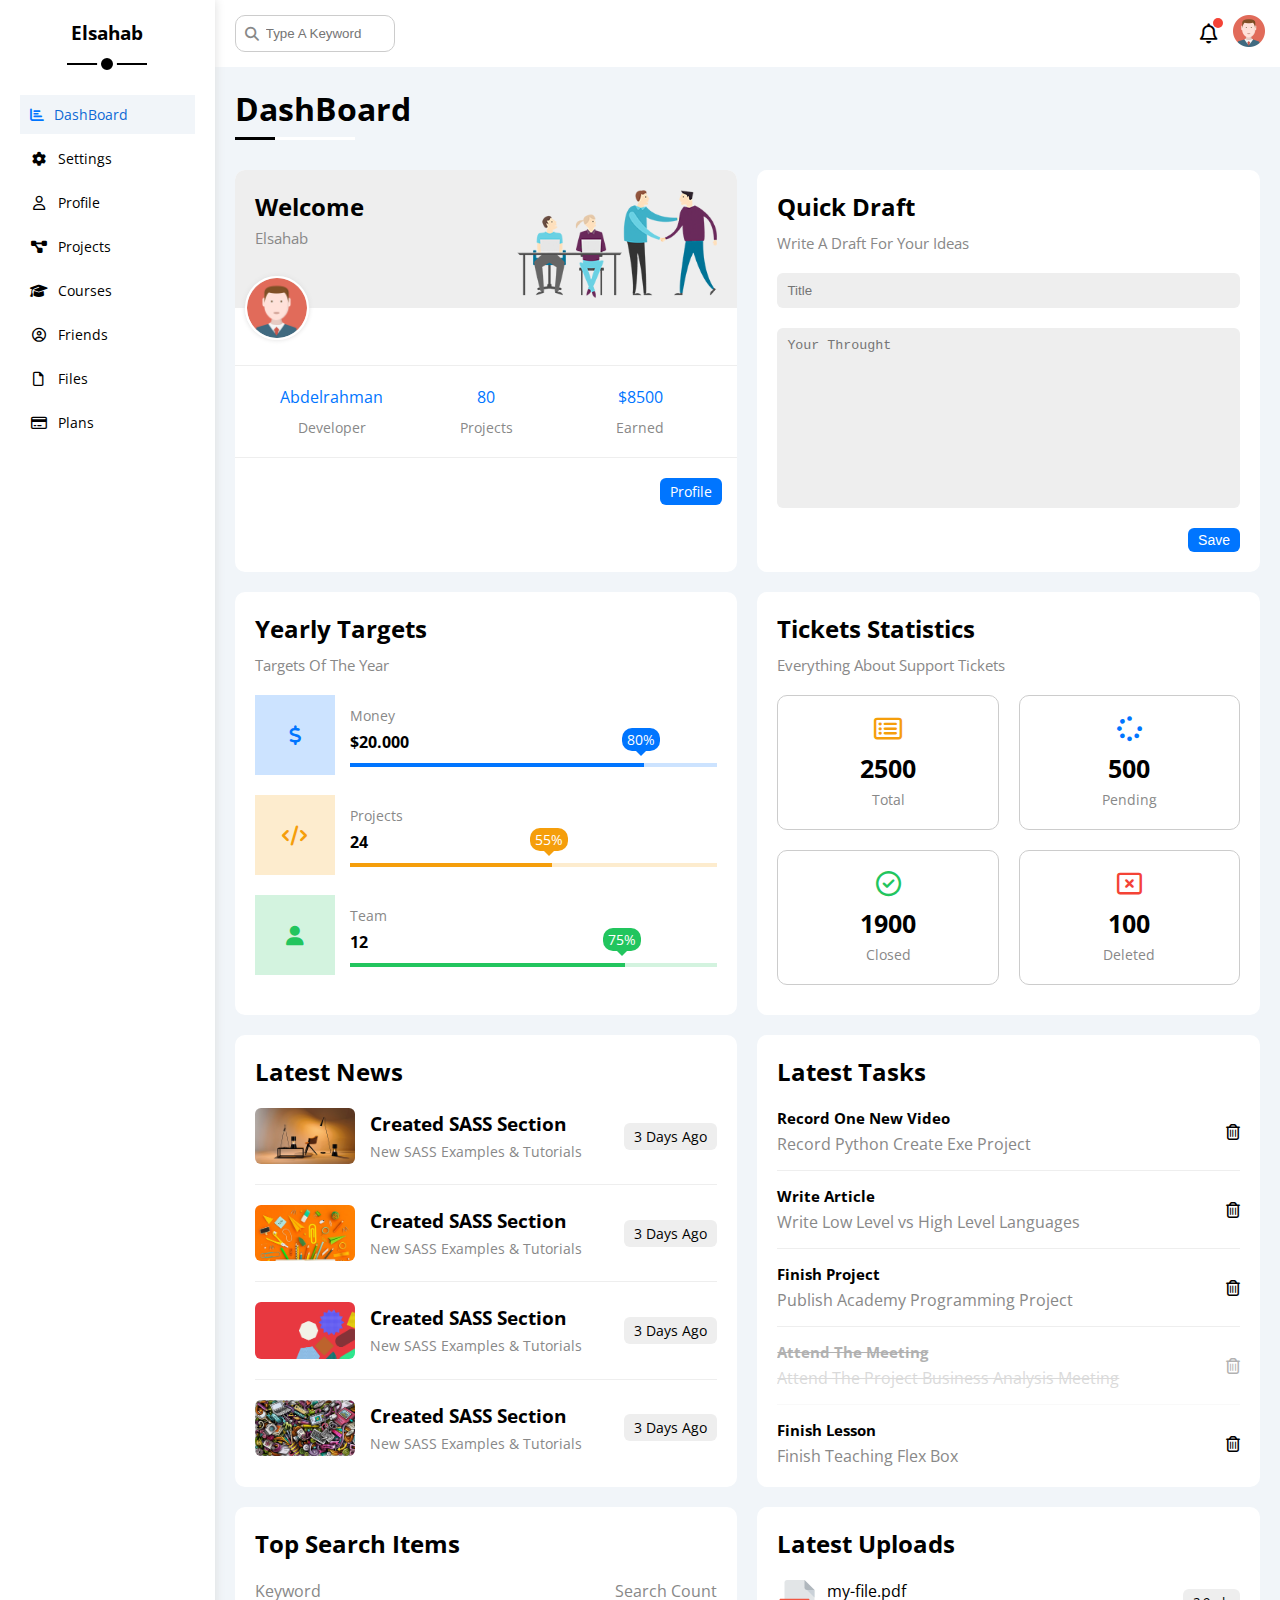
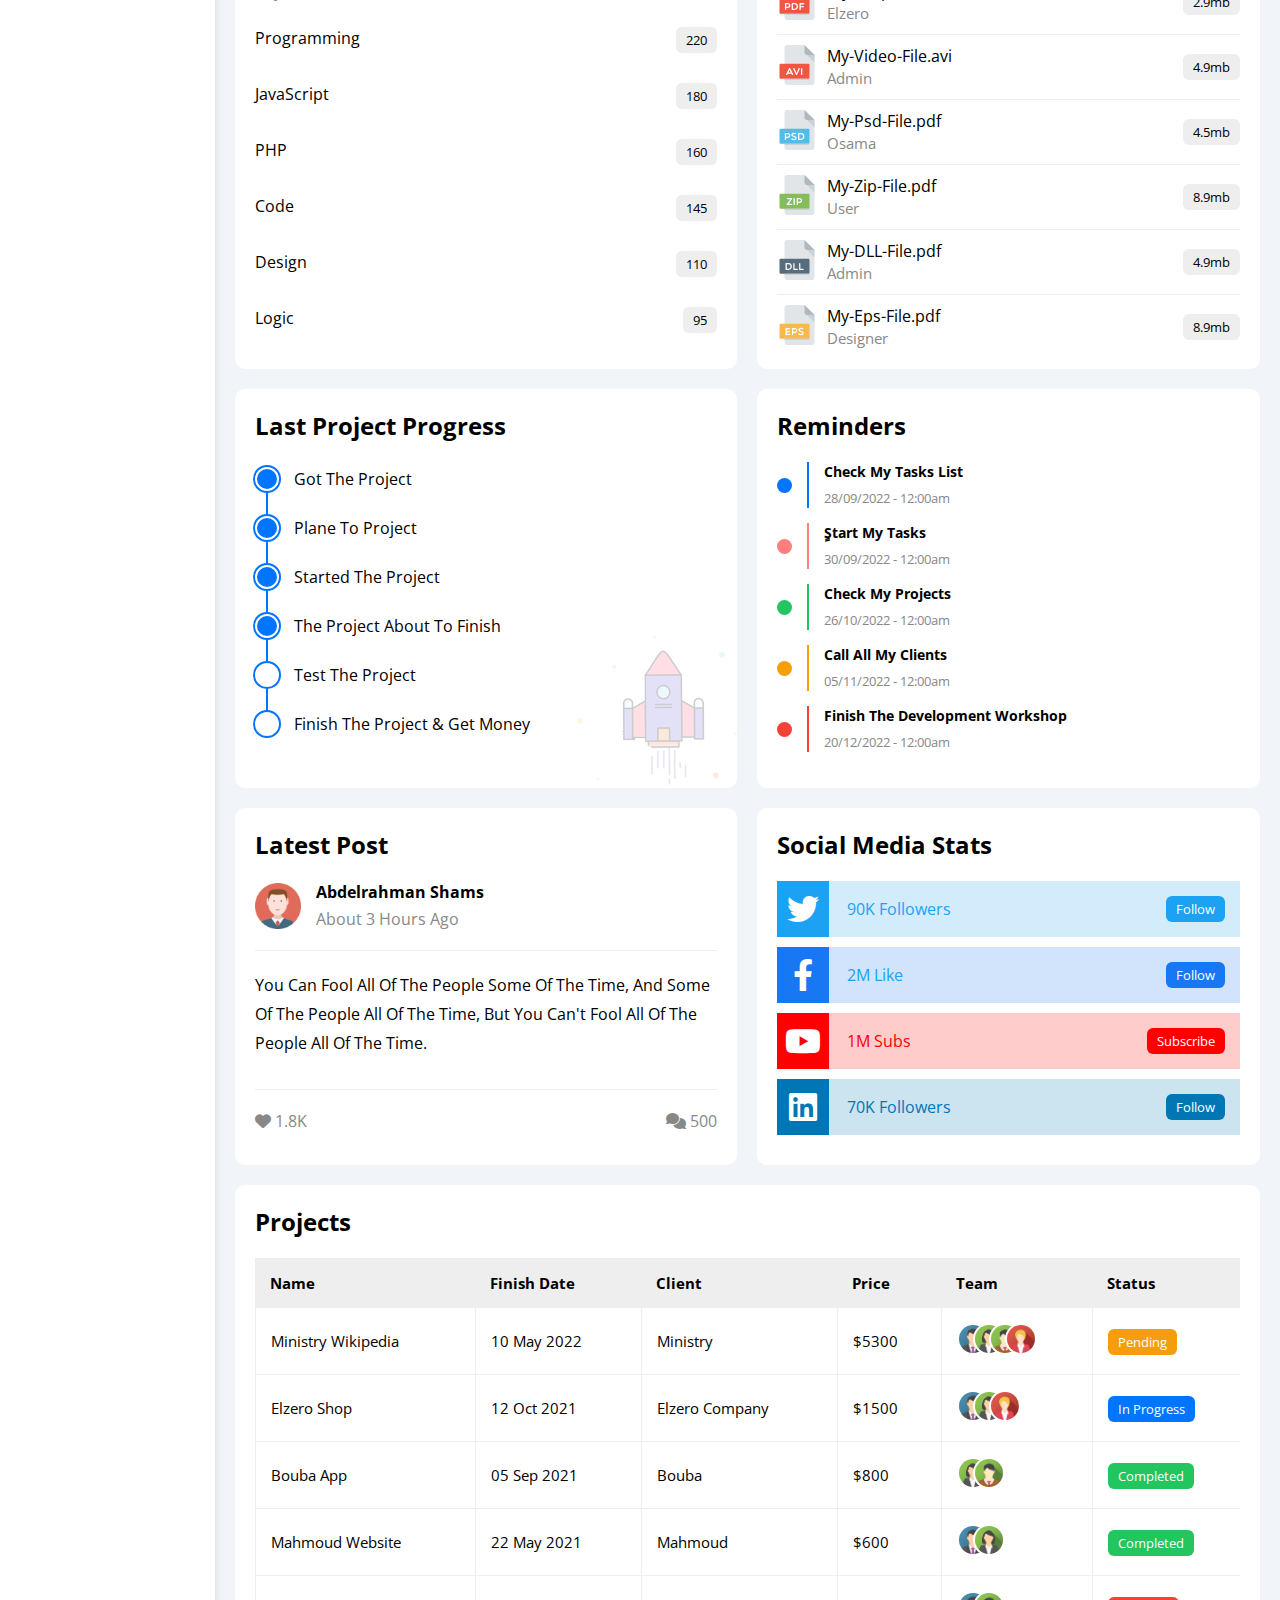
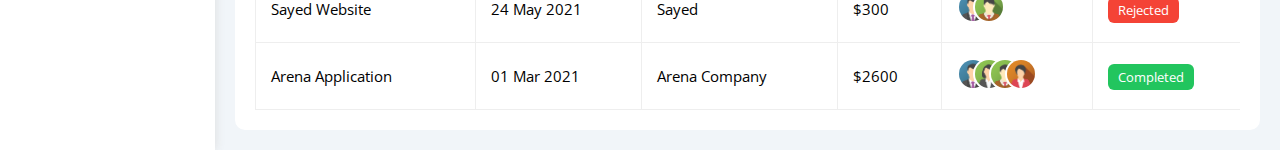
<file: index.html>
<!DOCTYPE html>
<html lang="en">

<head>
    <meta charset="UTF-8">
    <meta name="viewport" content="width=device-width, initial-scale=1.0">
    <link rel="stylesheet" href="css/framework.css">
    <link rel="stylesheet" href="css/master.css">
    <link rel="stylesheet" href="css/all.min.css">
    <!-- <link rel="stylesheet" href="css/normalize.css"> -->
    <link rel="preconnect" href="https://fonts.googleapis.com" />
    <link rel="preconnect" href="https://fonts.gstatic.com" />
    <link href="https://fonts.googleapis.com/css2?family=Open+Sans:wght@300;500&display=swap" rel="stylesheet" />
    <title>DashBoard</title>
</head>

<body>
    <div class="page d-flex">
        <div class="sidebar bg-white p-20 p-relative">
            <h3 class=" mt-0 txt-c p-relative">Elsahab</h3>
            <ul>
                <li>
                    <a href="index.html" class="active c-black fs-14 align-c d-flex p-10">
                        <i class="fa-solid fa-chart-bar "></i>
                        <span class="fs-14 d-none">DashBoard</span>
                    </a>
                </li>
                <li>
                    <a class="d-flex align-c fs-14 c-black rad-6 p-10" href="settings.html">
                        <i class="fa-solid fa-gear fa-fw"></i>
                        <span class="fs-14 d-none">Settings</span>
                    </a>
                </li>
                <li>
                    <a class="d-flex align-c fs-14 c-black rad-6 p-10" href="profile.html">
                        <i class="fa-regular fa-user fa-fw"></i>
                        <span class="fs-14 d-none">Profile</span>
                    </a>
                </li>
                <li>
                    <a class="d-flex align-c fs-14 c-black rad-6 p-10" href="projects.html">
                        <i class="fa-solid fa-diagram-project fa-fw"></i>
                        <span class="fs-14 d-none">Projects</span>
                    </a>
                </li>
                <li>
                    <a class="d-flex align-c fs-14 c-black rad-6 p-10" href="courses.html">
                        <i class="fa-solid fa-graduation-cap fa-fw"></i>
                        <span class="fs-14 d-none">Courses</span>
                    </a>
                </li>
                <li>
                    <a class="d-flex align-c fs-14 c-black rad-6 p-10" href="friends.html">
                        <i class="fa-regular fa-circle-user fa-fw"></i>
                        <span class="fs-14 d-none">Friends</span>
                    </a>
                </li>
                <li>
                    <a class="d-flex align-c fs-14 c-black rad-6 p-10" href="files.html">
                        <i class="fa-regular fa-file fa-fw"></i>
                        <span class="fs-14 d-none">Files</span>
                    </a>
                </li>
                <li>
                    <a class="d-flex align-c fs-14 c-black rad-6 p-10" href="plans.html">
                        <i class="fa-regular fa-credit-card fa-fw"></i>
                        <span class="fs-14 d-none">Plans</span>
                    </a>
                </li>
            </ul>
        </div>
        <div class="content w-full o-flow">
            <div class="head bg-white p-15 between-flex">
                <div class="search p-relative">
                    <input class="p-10 b-s-c rad-10" type="search" placeholder="Type A Keyword">
                </div>
                <div class="icons d-flex align-c">
                    <span class="notification p-relative">
                        <i class="fa-regular fa-bell fa-lg"></i>
                    </span>
                    <a href="profile.html">
                        <img src="images/avatar.png">
                    </a>
                </div>
            </div>
            <h1 class="p-relative"> DashBoard</h1>
            <div class="wrapper  d-grid gap-20 ml-20 mr-20">
                <div class="welcome o-flow bg-white rad-10 txt-c-mobile block-mobile">
                    <div class="intro d-flex bg-eee space-between p-20">
                        <div class="">
                            <h2 class="m-0">Welcome</h2>
                            <p class="c-grey mt-5 fs-15">Elsahab</p>
                        </div>
                        <img src="images/welcome.png">
                    </div>
                    <img src="images/avatar.png" class="avatar">
                    <div class="body txt-c d-flex p-20 mt-20 mb-20 block-mobile">
                        <div class="c-blue">Abdelrahman <span class="d-block c-grey fs-14 mt-10">Developer</span></div>
                        <div class="c-blue">80 <span class="d-block c-grey fs-14 mt-10">Projects</span></div>
                        <div class="c-blue">$8500 <span class="d-block c-grey fs-14 mt-10">Earned</span></div>
                    </div>
                    <a href="profile.html"
                        class=" visit d-block fs-14 rad-6 bg-blue c-white w-fit btn-shape">Profile</a>
                </div>
                <div class="quick bg-white rad-10 p-20">
                    <h2 class="mt-0 mb-10 txt-c-mobile">Quick Draft</h2>
                    <p class="c-grey mt-0 mb-20 fs-15 txt-c-mobile">Write A Draft For Your Ideas</p>
                    <form>
                        <input type="text" placeholder="Title" class="bg-eee d-block rad-6 p-10 mb-20 w-full b-none">
                        <textarea placeholder="Your Throught"
                            class="d-block b-none w-full mb-20 bg-eee rad-6 p-10"></textarea>
                        <input type="submit" class="save c-white bg-blue w-fit d-block fs-14 b-none btn-shape"
                            value="Save">
                    </form>

                </div>
                <div class="targets p-20 bg-white  rad-10">
                    <h2 class="mt-0 mb-10 txt-c-mobile">Yearly Targets</h2>
                    <p class="mt-0 mb-20 c-grey fs-15 txt-c-mobile">Targets Of The Year</p>
                    <div class="target-row mb-20  center-flex blue">
                        <div class="icon center-flex">
                            <i class="fa-solid fa-dollar-sign fa-lg c-blue"></i>
                        </div>
                        <div class="details">
                            <span class="c-grey fs-14 ">Money</span>
                            <span class=" d-block mb-10 mt-5 f-bold">$20.000</span>
                            <div class="progress p-relative">
                                <span class="blue bg-blue" style="width: 80%">
                                    <span class="bg-blue rad-10 fs-14 c-white">80%</span>
                                </span>
                            </div>
                        </div>
                    </div>
                    <div class="target-row mb-20 center-flex orange">
                        <div class="icon center-flex">
                            <i class="fa-solid fa-code fa-lg c-orange"></i>
                        </div>
                        <div class="details">
                            <span class="fs-14 c-grey">Projects</span>
                            <span class="d-block mt-5 mb-10 f-bold">24</span>
                            <div class="progress p-relative">
                                <span class="bg-orange orange" style="width: 55%">
                                    <span class="bg-orange rad-10 fs-14 c-white">55%</span>
                                </span>
                            </div>
                        </div>
                    </div>
                    <div class="target-row mb-20 center-flex green">
                        <div class="icon center-flex">
                            <i class="fa-solid fa-user fa-lg c-green"></i>
                        </div>
                        <div class="details">
                            <span class="fs-14 c-grey">Team</span>
                            <span class="d-block mt-5 mb-10 f-bold">12</span>
                            <div class="progress p-relative">
                                <span class="bg-green green" style="width: 75%">
                                    <span class="bg-green rad-10 fs-14 c-white">75%</span>
                                </span>
                            </div>
                        </div>

                    </div>

                </div>
                <div class="tickets   bg-white p-20 rad-10">
                    <h2 class="mt-0 txt-c-mobile  mb-10">Tickets Statistics</h2>
                    <p class="c-grey txt-c-mobile mt-0 mb-20 fs-15">Everything About Support Tickets</p>
                    <div class="ticket-row  d-flex f-wrap txt-c gap-20">
                        <div class="container w-full-mobile rad-10 fs-14 c-grey p-20">
                            <i class="fa-regular fa-rectangle-list  fs-25 mb-10 c-orange"></i>
                            <span class="d-block f-bold fs-25 mb-5 c-black">2500</span>
                            Total

                        </div>

                        <div class="container w-full-mobile rad-10 fs-14 c-grey p-20">
                            <i class="fa-solid fa-spinner fs-25 c-blue mb-10"></i>
                            <span class="d-block f-bold fs-25 mb-5 c-black">500</span>
                            Pending
                        </div>


                        <div class="container w-full-mobile rad-10 fs-14 c-grey p-20">
                            <i class="fa-regular fa-circle-check fs-25 mb-10 c-green"></i>
                            <span class="d-block f-bold fs-25 mb-5 c-black">1900</span>
                            Closed
                        </div>


                        <div class="container w-full-mobile rad-10 fs-14 c-grey p-20">
                            <i class="fa-regular fa-rectangle-xmark fs-25 mb-10 c-red"></i>
                            <span class="d-block f-bold c-black mb-5 fs-25">100</span>
                            Deleted
                        </div>
                    </div>
                </div>
                <div class="news bg-white  p-20 rad-10">
                    <h2 class="mt-0 mb-20  txt-c-mobile ">Latest News</h2>
                    <div class="news-row d-flex align-c  d-flex-colum">
                        <img src="images/news-01.png" class=" rad-6">
                        <div class="info">
                            <h3>Created SASS Section</h3>
                            <p class="c-grey m-0 fs-14">New SASS Examples & Tutorials</p>
                        </div>
                        <div class="btn-shape bg-eee fs-14">3 Days Ago</div>
                    </div>
                    <div class="news-row d-flex align-c d-flex-colum">
                        <img src="images/news-02.png" class=" rad-6">
                        <div class="info">
                            <h3>Created SASS Section</h3>
                            <p class="c-grey m-0 fs-14">New SASS Examples & Tutorials</p>
                        </div>
                        <div class="btn-shape bg-eee fs-14">3 Days Ago</div>
                    </div>
                    <div class="news-row d-flex align-c d-flex-colum">
                        <img src="images/news-03.png" class=" rad-6">
                        <div class="info">
                            <h3>Created SASS Section</h3>
                            <p class="c-grey m-0 fs-14">New SASS Examples & Tutorials</p>
                        </div>
                        <div class="btn-shape bg-eee fs-14">3 Days Ago</div>
                    </div>
                    <div class="news-row d-flex align-c last d-flex-colum">
                        <img src="images/news-04.png" class=" rad-6">
                        <div class="info">
                            <h3>Created SASS Section</h3>
                            <p class="c-grey m-0 fs-14">New SASS Examples & Tutorials</p>
                        </div>
                        <div class="btn-shape bg-eee fs-14">3 Days Ago</div>
                    </div>

                </div>
                <div class="Tasks bg-white txt-c-mobile  rad-10 p-20">
                    <h2 class="mt-0 mb-20 ">Latest Tasks</h2>
                    <div class="tasks-row between-flex d-flex-colum  mb-15 pb-15">
                        <div class="info">
                            <h3 class="mt-0 mb-5 fs-15">Record One New Video</h3>
                            <p class="c-grey m-0">Record Python Create Exe Project</p>
                        </div>
                        <i class="fa-regular fa-trash-can delete pt-mobile-20 "></i>
                    </div>
                    <div class="tasks-row between-flex d-flex-colum  mb-15 pb-15">
                        <div class="info">
                            <h3 class="mt-0 mb-5 fs-15">Write Article</h3>
                            <p class="c-grey m-0">Write Low Level vs High Level Languages</p>
                        </div>
                        <i class="fa-regular fa-trash-can delete pt-mobile-20 "></i>
                    </div>
                    <div class="tasks-row between-flex  d-flex-colum mb-15 pb-15">
                        <div class="info">
                            <h3 class=" mt-0 fs-15  mb-5">Finish Project</h3>
                            <p class="c-grey m-0">Publish Academy Programming Project</p>
                        </div>
                        <i class="fa-regular fa-trash-can delete pt-mobile-20 "></i>
                    </div>
                    <div class="tasks-row between-flex d-flex-colum  mb-15 pb-15 stars">
                        <div class="info">
                            <h3 class=" mt-0 fs-15 mb-5 star">Attend The Meeting</h3>
                            <p class="c-grey m-0 star">Attend The Project Business Analysis Meeting</p>
                        </div>
                        <i class="fa-regular fa-trash-can delete pt-mobile-20 "></i>
                    </div>
                    <div class="tasks-row between-flex d-flex-colum">
                        <div class="info">
                            <h3 class="mt-0 mb-5 fs-15">Finish Lesson</h3>
                            <p class="c-grey m-0">Finish Teaching Flex Box</p>
                        </div>
                        <i class="fa-regular fa-trash-can delete pt-mobile-20 "></i>
                    </div>
                </div>
                <div class="search bg-white rad-10 p-20">
                    <h2 class="mt-0 mb-20 txt-c-mobile">Top Search Items</h2>
                    <div class="items-head d-flex space-between c-grey mb-10">
                        <div>Keyword</div>
                        <div>Search Count</div>
                    </div>
                    <div class="items d-flex space-between pt-15 pb-15">
                        <span>Programming</span>
                        <span class="bg-eee fs-13 btn-shape">220</span>
                    </div>
                    <div class="items d-flex space-between pt-15 pb-15">
                        <span>JavaScript</span>
                        <span class="bg-eee btn-shape fs-13">180</span>
                    </div>
                    <div class="items d-flex space-between pt-15 pb-15">
                        <span>PHP</span>
                        <span class="bg-eee btn-shape fs-13">160</span>
                    </div>
                    <div class="items d-flex space-between pt-15 pb-15">
                        <span>Code</span>
                        <span class="bg-eee btn-shape fs-13">145</span>
                    </div>
                    <div class="items d-flex space-between pt-15 pb-15">
                        <span>Design</span>
                        <span class="bg-eee btn-shape fs-13">110</span>
                    </div>
                    <div class="items d-flex space-between pt-15 pb-15">
                        <span>Logic</span>
                        <span class="bg-eee btn-shape fs-13">95</span>
                    </div>
                </div>
                <div class="latest-uploads p-20 bg-white rad-10">
                    <h2 class="mt-0 mb-20 txt-c-mobile">Latest Uploads</h2>
                    <ul class="m-0">
                        <li class="between-flex pb-10 mb-10">
                            <div class="d-flex align-center">
                                <img decoding="async" class="mr-10" src="images/pdf.svg" alt="" />
                                <div>
                                    <span class="d-block">my-file.pdf</span>
                                    <span class="fs-15 c-grey">Elzero</span>
                                </div>
                            </div>
                            <div class="bg-eee btn-shape fs-13">2.9mb</div>
                        </li>
                        <li class="between-flex pb-10 mb-10">
                            <div class="d-flex align-center">
                                <img decoding="async" class="mr-10" src="images/avi.svg" alt="" />
                                <div>
                                    <span class="d-block">My-Video-File.avi</span>
                                    <span class="fs-15 c-grey">Admin</span>
                                </div>
                            </div>
                            <div class="bg-eee btn-shape fs-13">4.9mb</div>
                        </li>
                        <li class="between-flex pb-10 mb-10">
                            <div class="d-flex align-center">
                                <img decoding="async" class="mr-10" src="images/psd.svg" alt="" />
                                <div>
                                    <span class="d-block">My-Psd-File.pdf</span>
                                    <span class="fs-15 c-grey">Osama</span>
                                </div>
                            </div>
                            <div class="bg-eee btn-shape fs-13">4.5mb</div>
                        </li>
                        <li class="between-flex pb-10 mb-10">
                            <div class="d-flex align-center">
                                <img decoding="async" class="mr-10" src="images/zip.svg" alt="" />
                                <div>
                                    <span class="d-block">My-Zip-File.pdf</span>
                                    <span class="fs-15 c-grey">User</span>
                                </div>
                            </div>
                            <div class="bg-eee btn-shape fs-13">8.9mb</div>
                        </li>
                        <li class="between-flex pb-10 mb-10">
                            <div class="d-flex align-center">
                                <img decoding="async" class="mr-10" src="images/dll.svg" alt="" />
                                <div>
                                    <span class="d-block">My-DLL-File.pdf</span>
                                    <span class="fs-15 c-grey">Admin</span>
                                </div>
                            </div>
                            <div class="bg-eee btn-shape fs-13">4.9mb</div>
                        </li>
                        <li class="between-flex">
                            <div class="d-flex align-center">
                                <img decoding="async" class="mr-10" src="images/eps.svg" alt="" />
                                <div>
                                    <span class="d-block">My-Eps-File.pdf</span>
                                    <span class="fs-15 c-grey">Designer</span>
                                </div>
                            </div>
                            <div class="bg-eee btn-shape fs-13">8.9mb</div>
                        </li>
                    </ul>
                </div>
                <div class="lastest-projrcts p-20 bg-white rad-10 p-relative">
                    <h2 class="mt-0 mb-20 txt-c-mobile">Last Project Progress</h2>
                    <ul class="p-relative">
                        <li class="mt-25  done d-flex align-c">Got The Project</li>
                        <li class="mt-25  done d-flex align-c">Plane To Project</li>
                        <li class="mt-25  done d-flex align-c">Started The Project</li>
                        <li class="mt-25  done d-flex align-c">The Project About To Finish</li>
                        <li class="mt-25  current d-flex align-c">Test The Project</li>
                        <li class="mt-25  d-flex align-c">Finish The Project & Get Money</li>
                    </ul>
                    <img class="d-none" src="images/project.png">
                </div>
                <div class="reminders p-20 bg-white rad-10">
                    <h2 class="mt-0 mb-20 txt-c-mobile">Reminders</h2>
                    <ul>
                        <li class="d-flex align-c mt-15">
                            <span class="bg-blue mr-15 half-b"></span>
                            <div class="pl-15 blue">
                                <p class="mb-5 f-bold mt-0 fs-14">Check My Tasks List</p>
                                <span class="c-grey fs-13">28/09/2022 - 12:00am</span>
                            </div>
                        </li>
                        <li class="d-flex align-c mt-15">
                            <span class="grey mr-15 half-b"></span>
                            <div class="pl-15 grey">
                                <p class="mb-5 f-bold mt-0 fs-14">ٍStart My Tasks</p>
                                <span class="c-grey fs-13">30/09/2022 - 12:00am</span>
                            </div>
                        </li>
                        <li class="d-flex align-c mt-15">
                            <span class="bg-green mr-15 half-b"></span>
                            <div class="pl-15 green">
                                <p class="mb-5 f-bold mt-0 fs-14">Check My Projects</p>
                                <span class="c-grey fs-13">26/10/2022 - 12:00am</span>
                            </div>
                        </li>
                        <li class="d-flex align-c mt-15">
                            <span class="bg-orange mr-15 half-b"></span>
                            <div class="pl-15 orange">
                                <p class="mb-5 f-bold mt-0 fs-14">Call All My Clients</p>
                                <span class="c-grey fs-13">05/11/2022 - 12:00am</span>
                            </div>
                        </li>
                        <li class="d-flex align-c mt-15">
                            <span class="bg-red mr-15 half-b"></span>
                            <div class="pl-15 red">
                                <p class="mb-5 f-bold mt-0 fs-14">Finish The Development Workshop</p>
                                <span class="c-grey fs-13">20/12/2022 - 12:00am</span>
                            </div>
                        </li>

                    </ul>
                </div>
                <div class="latest-post p-20 rad-10 bg-white">
                    <h2 class="mt-0 mb-20 txt-c-mobile">Latest Post</h2>
                    <div class="d-flex align-c">
                        <img class="mr-15" src="images/avatar.png">
                        <div class="info">
                            <span class="d-block f-bold mb-5 ">Abdelrahman Shams</span>
                            <span class="c-grey">About 3 Hours Ago</span>
                        </div>
                    </div>
                    <p class=" txt-c-mobile mb-20 mt-20 pb-20 pt-20">You Can Fool All Of The People Some Of The Time,
                        And Some Of The People All Of The Time, But You Can't Fool All Of The People All Of The Time.
                    </p>
                    <div class="post-stats between-flex c-grey">
                        <div class="love">
                            <i class="fa-regular fa-heart"></i>

                            <span>1.8K</span>
                        </div>
                        <div class="comment">
                            <i class="fa-regular fa-comments"></i>
                            <span>500</span>
                        </div>
                    </div>
                </div>
                <div class="social bg-white p-20 rad-10 p-relative">
                    <h2 class="mt-0 mb-20 txt-c-mobile">Social Media Stats</h2>
                    <div class="box twitter p-15 p-relative mb-10 between-flex">
                        <i class="fa-brands fa-twitter fa-2x c-white h-full center-flex"></i>
                        <span>90K Followers</span>
                        <a class="fs-13 c-white btn-shape" href="#">Follow</a>
                    </div>
                    <div class="box facebook p-15 p-relative mb-10 between-flex">
                        <i class="fa-brands fa-facebook-f fa-2x c-white h-full center-flex"></i>
                        <span>2M Like</span>
                        <a class="fs-13 c-white btn-shape" href="#">Follow</a>
                    </div>
                    <div class="box youtube p-15 p-relative mb-10 between-flex">
                        <i class="fa-brands fa-youtube fa-2x c-white h-full center-flex"></i>
                        <span>1M Subs</span>
                        <a class="fs-13 c-white btn-shape" href="#">Subscribe</a>
                    </div>
                    <div class="box linkedin p-15 p-relative mb-10 between-flex">
                        <i class="fa-brands fa-linkedin fa-2x c-white h-full center-flex"></i>
                        <span>70K Followers</span>
                        <a class="fs-13 c-white btn-shape" href="#">Follow</a>
                    </div>
                </div>
            </div>
            <div class="projects1 rad-10 bg-white p-20 m-20 ">
                <h2 class="mt-0 mb-20 txt-c-mobile">Projects</h2>
                <div class=" responsive-table">
                    <table class="fs-15 w-full">
                        <thead>
                            <tr>
                                <td class="p-15 bg-eee f-bold">Name</td>
                                <td class="p-15 bg-eee f-bold">Finish Date</td>
                                <td class="p-15 bg-eee f-bold">Client</td>
                                <td class="p-15 bg-eee f-bold">Price</td>
                                <td class="p-15 bg-eee f-bold">Team</td>
                                <td class="p-15 bg-eee f-bold">Status</td>
                            </tr>
                        </thead>
                        <tbody>
                            <tr>
                                <td>Ministry Wikipedia</td>
                                <td>10 May 2022</td>
                                <td>Ministry</td>
                                <td>$5300</td>
                                <td>
                                    <img decoding="async" src="images/team-01.png" alt="" />
                                    <img decoding="async" src="images/team-02.png" alt="" />
                                    <img decoding="async" src="images/team-03.png" alt="" />
                                    <img decoding="async" src="images/team-05.png" alt="" />
                                </td>
                                <td>
                                    <span class="label btn-shape fs-13 bg-orange c-white">Pending</span>
                                </td>
                            </tr>
                            <tr>
                                <td>Elzero Shop</td>
                                <td>12 Oct 2021</td>
                                <td>Elzero Company</td>
                                <td>$1500</td>
                                <td>
                                    <img decoding="async" src="images/team-01.png" alt="" />
                                    <img decoding="async" src="images/team-02.png" alt="" />
                                    <img decoding="async" src="images/team-05.png" alt="" />
                                </td>
                                <td><span class="label btn-shape fs-13 bg-blue c-white">In Progress</span></td>
                            </tr>
                            <tr>
                                <td>Bouba App</td>
                                <td>05 Sep 2021</td>
                                <td>Bouba</td>
                                <td>$800</td>
                                <td>
                                    <img decoding="async" src="images/team-02.png" alt="" />
                                    <img decoding="async" src="images/team-03.png" alt="" />
                                </td>
                                <td><span class="label btn-shape fs-13 bg-green c-white">Completed</span></td>
                            </tr>
                            <tr>
                                <td>Mahmoud Website</td>
                                <td>22 May 2021</td>
                                <td>Mahmoud</td>
                                <td>$600</td>
                                <td>
                                    <img decoding="async" src="images/team-01.png" alt="" />
                                    <img decoding="async" src="images/team-02.png" alt="" />
                                </td>
                                <td><span class="label btn-shape fs-13 bg-green c-white">Completed</span></td>
                            </tr>
                            <tr>
                                <td>Sayed Website</td>
                                <td>24 May 2021</td>
                                <td>Sayed</td>
                                <td>$300</td>
                                <td>
                                    <img decoding="async" src="images/team-01.png" alt="" />
                                    <img decoding="async" src="images/team-03.png" alt="" />
                                </td>
                                <td><span class="label btn-shape fs-13 bg-red c-white">Rejected</span></td>
                            </tr>
                            <tr>
                                <td>Arena Application</td>
                                <td>01 Mar 2021</td>
                                <td>Arena Company</td>
                                <td>$2600</td>
                                <td>
                                    <img decoding="async" src="images/team-01.png" alt="" />
                                    <img decoding="async" src="images/team-02.png" alt="" />
                                    <img decoding="async" src="images/team-03.png" alt="" />
                                    <img decoding="async" src="images/team-04.png" alt="" />
                                </td>
                                <td><span class="label btn-shape fs-13 bg-green c-white">Completed</span></td>
                            </tr>
                        </tbody>
                    </table>
                </div>
            </div>

        </div>
    </div>
    </div>
</body>

</html>
</file>
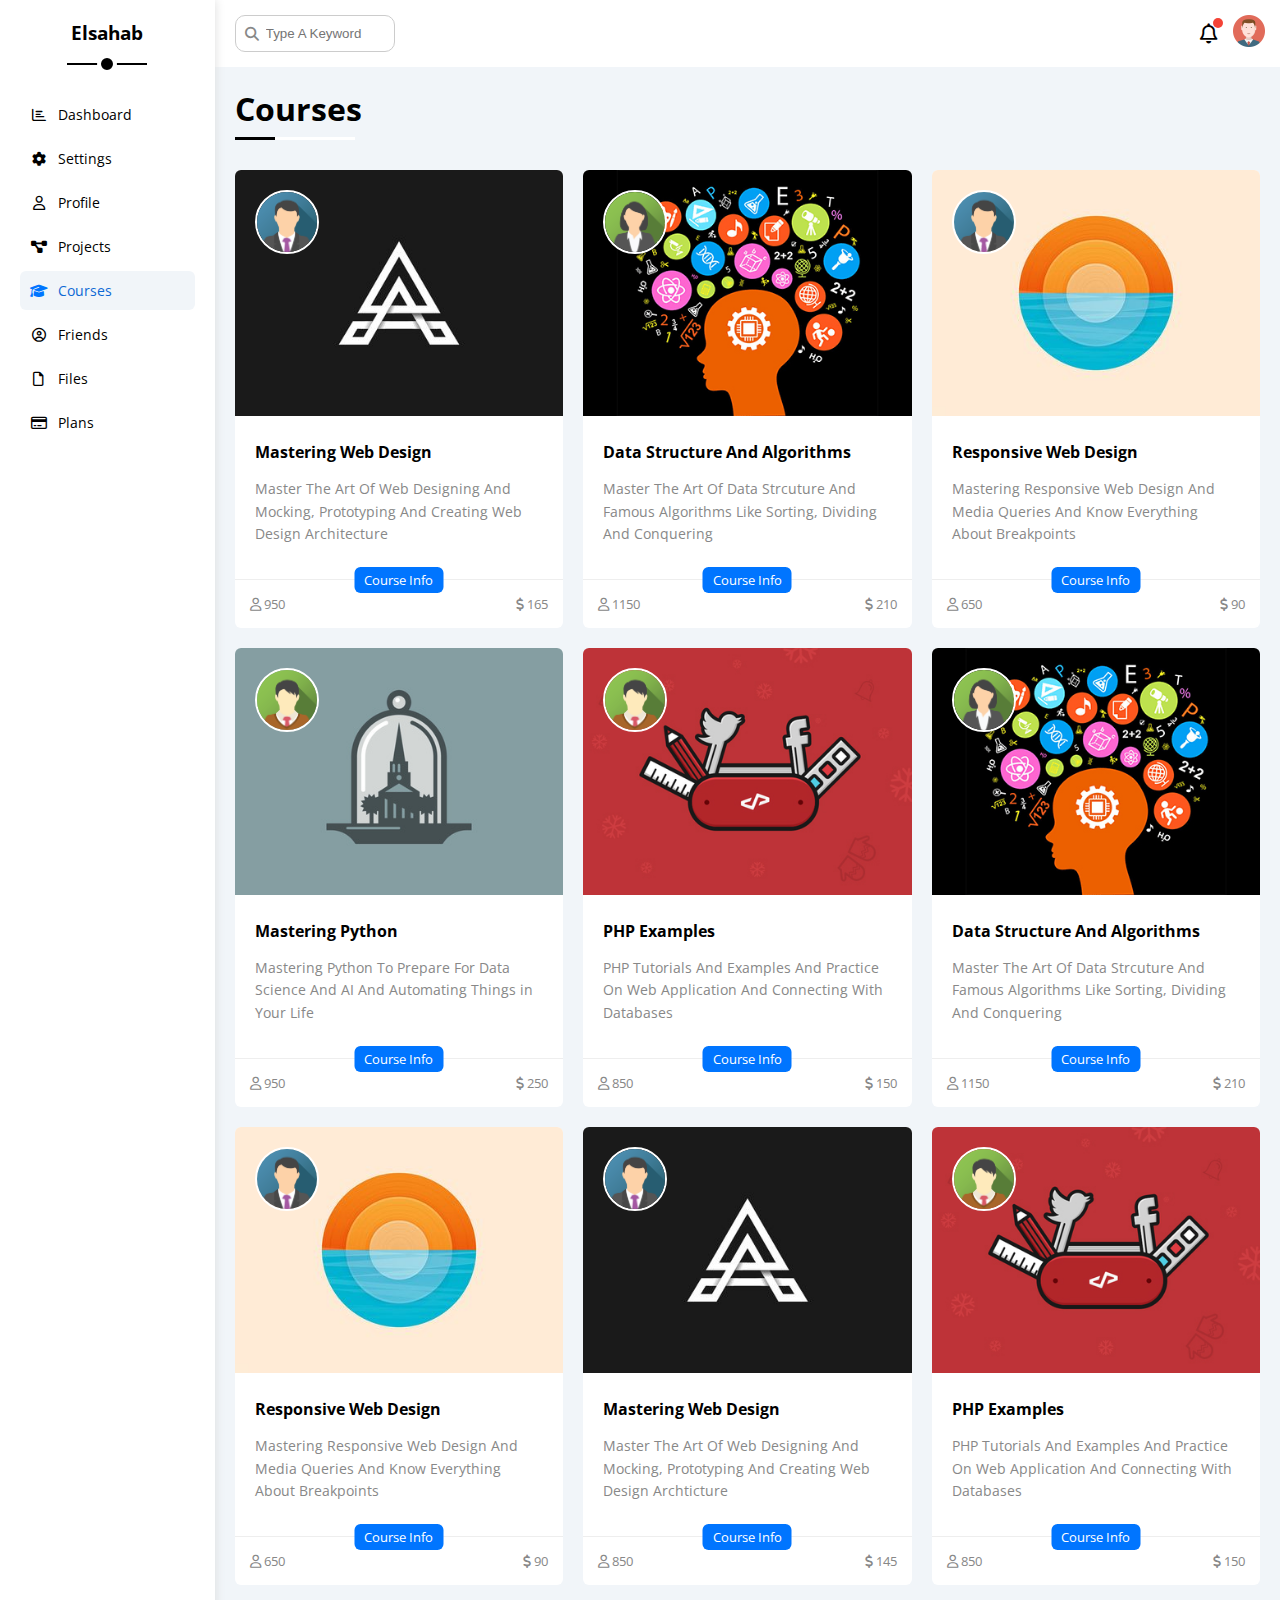
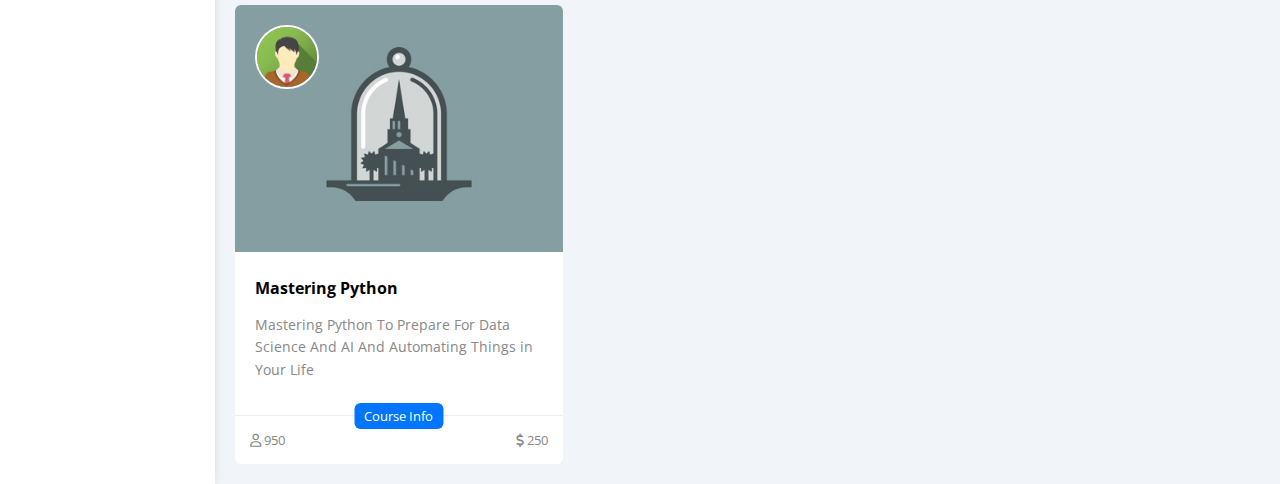
<file: courses.html>
<!DOCTYPE html>
<html lang="en">
  <head>
    <meta charset="UTF-8" />
    <meta http-equiv="X-UA-Compatible" content="IE=edge" />
    <meta name="viewport" content="width=device-width, initial-scale=1.0" />
    <title>Courses</title>
    <link rel="stylesheet" href="css/all.min.css" />
    <link rel="stylesheet" href="css/framework.css" />
    <link rel="stylesheet" href="css/master.css" />
    <link rel="preconnect" href="https://fonts.googleapis.com" />
    <link rel="preconnect" href="https://fonts.gstatic.com" crossorigin />
    <link href="https://fonts.googleapis.com/css2?family=Open+Sans:wght@300;500&display=swap" rel="stylesheet" />
  </head>
  <body>
    <div class="page d-flex">
      <div class="sidebar bg-white p-20 p-relative">
        <h3 class="p-relative txt-c mt-0">Elsahab</h3>
        <ul>
          <li>
            <a class="d-flex align-c fs-14 c-black rad-6 p-10" href="index.html">
              <i class="fa-regular fa-chart-bar fa-fw"></i>
              <span class="fs-14 d-none">Dashboard</span>
            </a>
          </li>
          <li>
            <a class="d-flex align-c fs-14 c-black rad-6 p-10" href="settings.html">
              <i class="fa-solid fa-gear fa-fw"></i>
              <span class="fs-14 d-none">Settings</span>
            </a>
          </li>
          <li>
            <a class="d-flex align-c fs-14 c-black rad-6 p-10" href="profile.html">
              <i class="fa-regular fa-user fa-fw"></i>
              <span class="fs-14 d-none">Profile</span>
            </a>
          </li>
          <li>
            <a class="d-flex align-c fs-14 c-black rad-6 p-10" href="projects.html">
              <i class="fa-solid fa-diagram-project fa-fw"></i>
              <span class="fs-14 d-none">Projects</span>
            </a>
          </li>
          <li>
            <a class="active d-flex align-c fs-14 c-black rad-6 p-10" href="courses.html">
              <i class="fa-solid fa-graduation-cap fa-fw"></i>
              <span class="fs-14 d-none">Courses</span>
            </a>
          </li>
          <li>
            <a class="d-flex align-c fs-14 c-black rad-6 p-10" href="friends.html">
              <i class="fa-regular fa-circle-user fa-fw"></i>
              <span class="fs-14 d-none">Friends</span>
            </a>
          </li>
          <li>
            <a class="d-flex align-c fs-14 c-black rad-6 p-10" href="files.html">
              <i class="fa-regular fa-file fa-fw"></i>
              <span class="fs-14 d-none">Files</span>
            </a>
          </li>
          <li>
            <a class="d-flex align-c fs-14 c-black rad-6 p-10" href="plans.html">
              <i class="fa-regular fa-credit-card fa-fw"></i>
              <span class="fs-14 d-none">Plans</span>
            </a>
          </li>
        </ul>
      </div>
      <div class="content w-full">
        <!-- Start Head -->
        <div class="head bg-white p-15 between-flex">
          <div class="search p-relative">
            <input class="p-10 b-s-c rad-10" type="search" placeholder="Type A Keyword" />
          </div>
          <div class="icons d-flex align-c">
            <span class="notification p-relative">
                <i class="fa-regular fa-bell fa-lg"></i>
            </span>
            <a href="profile.html">
                <img src="images/avatar.png">
            </a>
        </div>
        </div>
        <!-- End Head -->
        <h1 class="p-relative">Courses</h1>
        <div class="courses-page d-grid m-20 gap-20">
          <div class="course bg-white rad-6 p-relative">
            <img decoding="async" class="cover" src="images/course-01.jpg" alt="" />
            <img decoding="async" class="instructor" src="images/team-01.png" alt="" />
            <div class="p-20">
              <h4 class="m-0">Mastering Web Design</h4>
              <p class="description c-grey mt-15 fs-14">
                Master The Art Of Web Designing And Mocking, Prototyping And Creating Web Design Architecture
              </p>
            </div>
            <div class="info p-15 p-relative between-flex">
              <span class="title bg-blue c-white btn-shape">Course Info</span>
              <span class="c-grey">
                <i class="fa-regular fa-user"></i>
                950
              </span>
              <span class="c-grey">
                <i class="fa-solid fa-dollar-sign"></i>
                165
              </span>
            </div>
          </div>
          <div class="course bg-white rad-6 p-relative">
            <img decoding="async" class="cover" src="images/course-02.jpg" alt="" />
            <img decoding="async" class="instructor" src="images/team-02.png" alt="" />
            <div class="p-20">
              <h4 class="m-0">Data Structure And Algorithms</h4>
              <p class="description c-grey mt-15 fs-14">
                Master The Art Of Data Strcuture And Famous Algorithms Like Sorting, Dividing And Conquering
              </p>
            </div>
            <div class="info p-15 p-relative between-flex">
              <span class="title bg-blue c-white btn-shape">Course Info</span>
              <span class="c-grey"> <i class="fa-regular fa-user"></i> 1150</span>
              <span class="c-grey"><i class="fa-solid fa-dollar-sign"></i> 210</span>
            </div>
          </div>
          <div class="course bg-white rad-6 p-relative">
            <img decoding="async" class="cover" src="images/course-03.jpg" alt="" />
            <img decoding="async" class="instructor" src="images/team-01.png" alt="" />
            <div class="p-20">
              <h4 class="m-0">Responsive Web Design</h4>
              <p class="description c-grey mt-15 fs-14">
                Mastering Responsive Web Design And Media Queries And Know Everything About Breakpoints
              </p>
            </div>
            <div class="info p-15 p-relative between-flex">
              <span class="title bg-blue c-white btn-shape">Course Info</span>
              <span class="c-grey"> <i class="fa-regular fa-user"></i> 650</span>
              <span class="c-grey"><i class="fa-solid fa-dollar-sign"></i> 90</span>
            </div>
          </div>
          <div class="course bg-white rad-6 p-relative">
            <img decoding="async" class="cover" src="images/course-04.jpg" alt="" />
            <img decoding="async" class="instructor" src="images/team-03.png" alt="" />
            <div class="p-20">
              <h4 class="m-0">Mastering Python</h4>
              <p class="description c-grey mt-15 fs-14">
                Mastering Python To Prepare For Data Science And AI And Automating Things in Your Life
              </p>
            </div>
            <div class="info p-15 p-relative between-flex">
              <span class="title bg-blue c-white btn-shape">Course Info</span>
              <span class="c-grey"> <i class="fa-regular fa-user"></i> 950</span>
              <span class="c-grey"><i class="fa-solid fa-dollar-sign"></i> 250</span>
            </div>
          </div>
          <div class="course bg-white rad-6 p-relative">
            <img decoding="async" class="cover" src="images/course-05.jpg" alt="" />
            <img decoding="async" class="instructor" src="images/team-03.png" alt="" />
            <div class="p-20">
              <h4 class="m-0">PHP Examples</h4>
              <p class="description c-grey mt-15 fs-14">
                PHP Tutorials And Examples And Practice On Web Application And Connecting With Databases
              </p>
            </div>
            <div class="info p-15 p-relative between-flex">
              <span class="title bg-blue c-white btn-shape">Course Info</span>
              <span class="c-grey"> <i class="fa-regular fa-user"></i> 850</span>
              <span class="c-grey"><i class="fa-solid fa-dollar-sign"></i> 150</span>
            </div>
          </div>
          <div class="course bg-white rad-6 p-relative">
            <img decoding="async" class="cover" src="images/course-02.jpg" alt="" />
            <img decoding="async" class="instructor" src="images/team-02.png" alt="" />
            <div class="p-20">
              <h4 class="m-0">Data Structure And Algorithms</h4>
              <p class="description c-grey mt-15 fs-14">
                Master The Art Of Data Strcuture And Famous Algorithms Like Sorting, Dividing And Conquering
              </p>
            </div>
            <div class="info p-15 p-relative between-flex">
              <span class="title bg-blue c-white btn-shape">Course Info</span>
              <span class="c-grey"> <i class="fa-regular fa-user"></i> 1150</span>
              <span class="c-grey"><i class="fa-solid fa-dollar-sign"></i> 210</span>
            </div>
          </div>
          <div class="course bg-white rad-6 p-relative">
            <img decoding="async" class="cover" src="images/course-03.jpg" alt="" />
            <img decoding="async" class="instructor" src="images/team-01.png" alt="" />
            <div class="p-20">
              <h4 class="m-0">Responsive Web Design</h4>
              <p class="description c-grey mt-15 fs-14">
                Mastering Responsive Web Design And Media Queries And Know Everything About Breakpoints
              </p>
            </div>
            <div class="info p-15 p-relative between-flex">
              <span class="title bg-blue c-white btn-shape">Course Info</span>
              <span class="c-grey"> <i class="fa-regular fa-user"></i> 650</span>
              <span class="c-grey"><i class="fa-solid fa-dollar-sign"></i> 90</span>
            </div>
          </div>
          <div class="course bg-white rad-6 p-relative">
            <img decoding="async" class="cover" src="images/course-01.jpg" alt="" />
            <img decoding="async" class="instructor" src="images/team-01.png" alt="" />
            <div class="p-20">
              <h4 class="m-0">Mastering Web Design</h4>
              <p class="description c-grey mt-15 fs-14">
                Master The Art Of Web Designing And Mocking, Prototyping And Creating Web Design Archticture
              </p>
            </div>
            <div class="info p-15 p-relative between-flex">
              <span class="title bg-blue c-white btn-shape">Course Info</span>
              <span class="c-grey"> <i class="fa-regular fa-user"></i> 850</span>
              <span class="c-grey"><i class="fa-solid fa-dollar-sign"></i> 145</span>
            </div>
          </div>
          <div class="course bg-white rad-6 p-relative">
            <img decoding="async" class="cover" src="images/course-05.jpg" alt="" />
            <img decoding="async" class="instructor" src="images/team-03.png" alt="" />
            <div class="p-20">
              <h4 class="m-0">PHP Examples</h4>
              <p class="description c-grey mt-15 fs-14">
                PHP Tutorials And Examples And Practice On Web Application And Connecting With Databases
              </p>
            </div>
            <div class="info p-15 p-relative between-flex">
              <span class="title bg-blue c-white btn-shape">Course Info</span>
              <span class="c-grey"> <i class="fa-regular fa-user"></i> 850</span>
              <span class="c-grey"><i class="fa-solid fa-dollar-sign"></i> 150</span>
            </div>
          </div>
          <div class="course bg-white rad-6 p-relative">
            <img decoding="async" class="cover" src="images/course-04.jpg" alt="" />
            <img decoding="async" class="instructor" src="images/team-03.png" alt="" />
            <div class="p-20">
              <h4 class="m-0">Mastering Python</h4>
              <p class="description c-grey mt-15 fs-14">
                Mastering Python To Prepare For Data Science And AI And Automating Things in Your Life
              </p>
            </div>
            <div class="info p-15 p-relative between-flex">
              <span class="title bg-blue c-white btn-shape">Course Info</span>
              <span class="c-grey"> <i class="fa-regular fa-user"></i> 950</span>
              <span class="c-grey"><i class="fa-solid fa-dollar-sign"></i> 250</span>
            </div>
          </div>
        </div>
      </div>
    </div>
  </body>
</html>
</file>
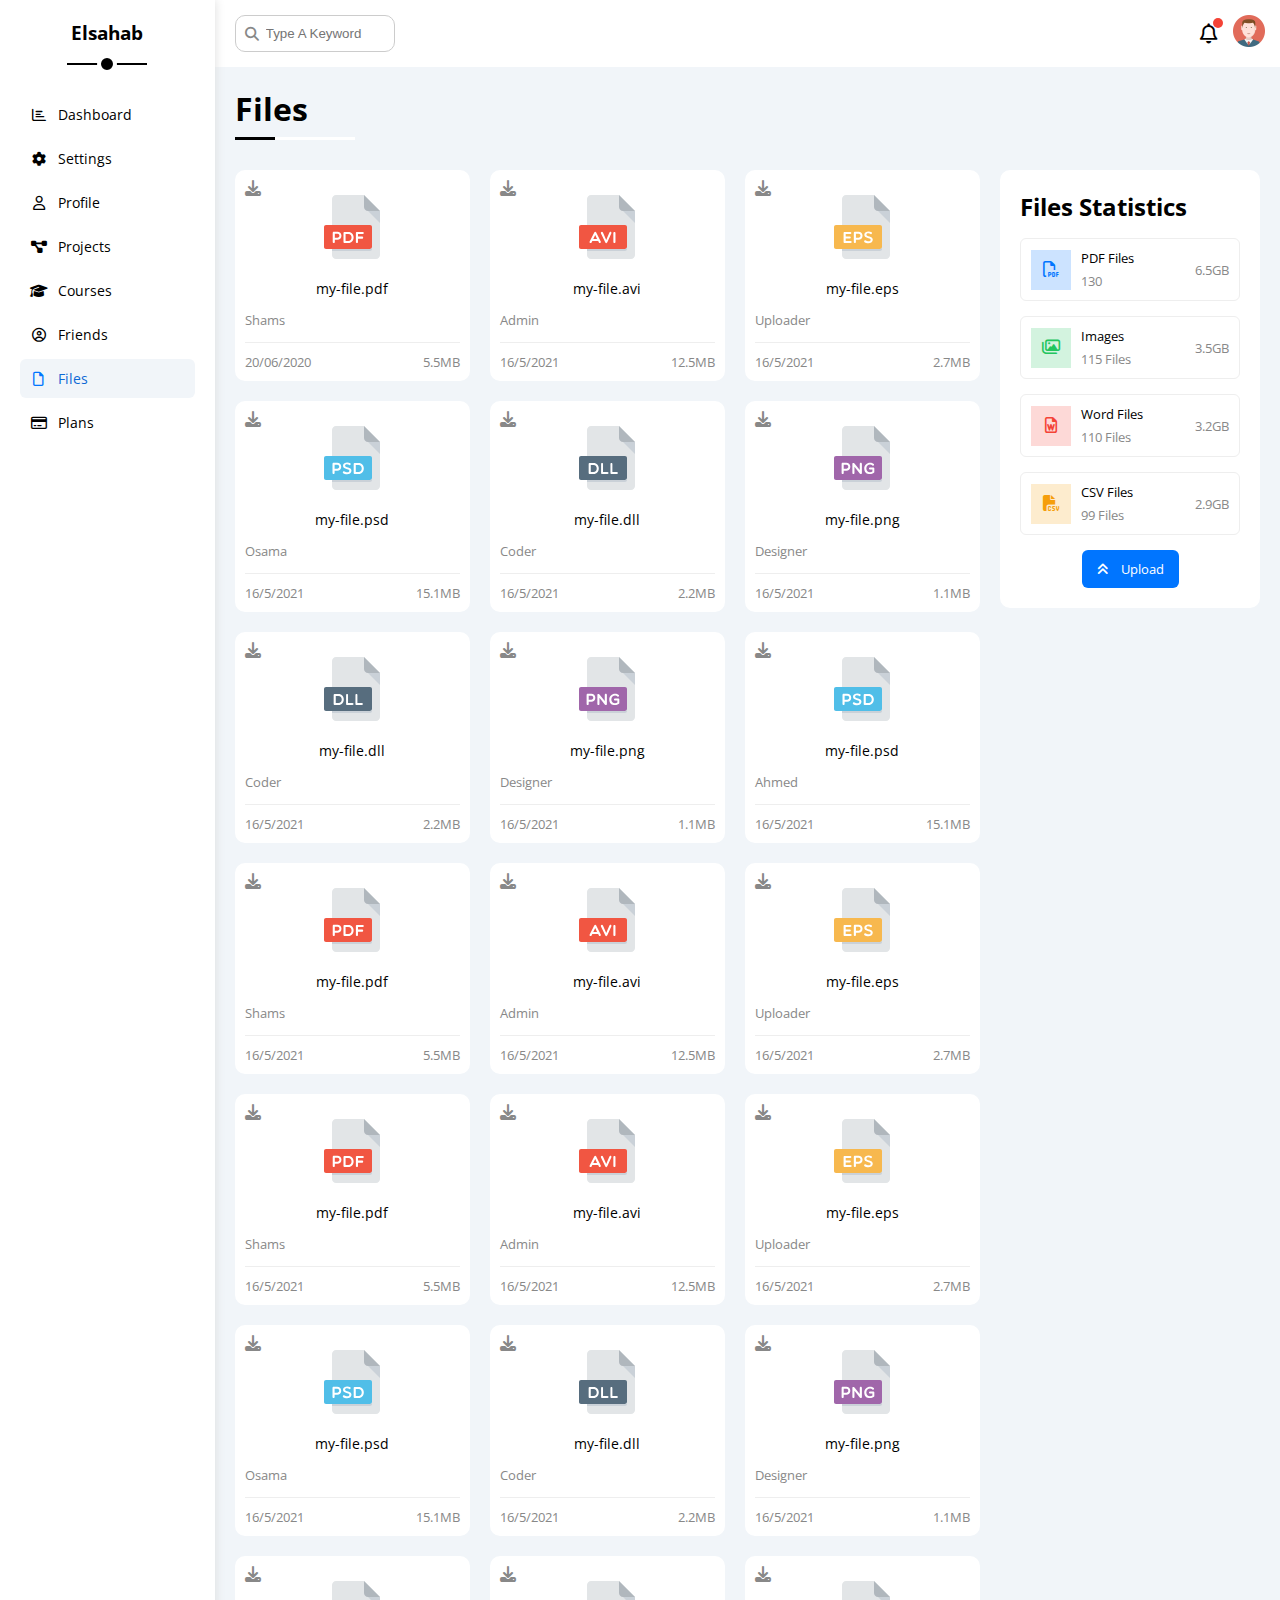
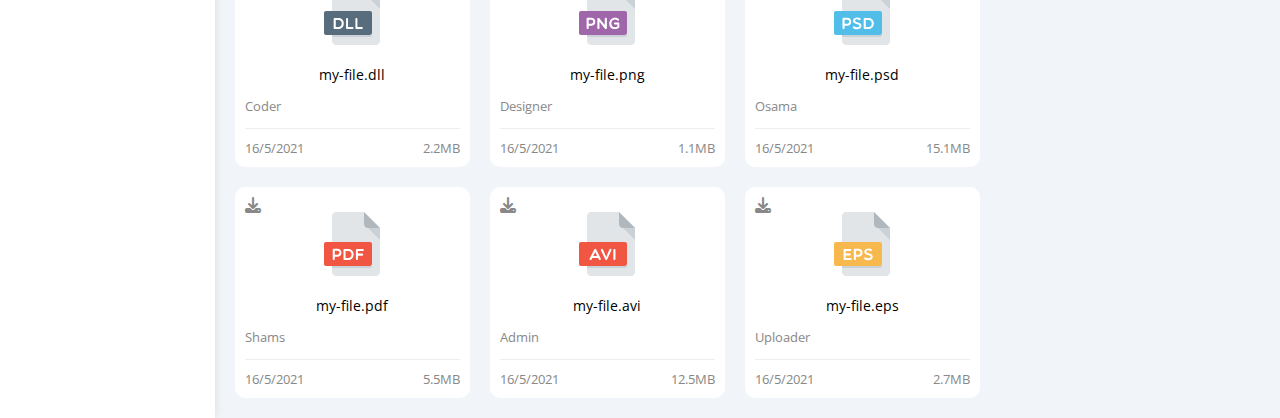
<file: files.html>
<!DOCTYPE html>
<html lang="en">

<head>
    <meta charset="UTF-8" />
    <meta http-equiv="X-UA-Compatible" content="IE=edge" />
    <meta name="viewport" content="width=device-width, initial-scale=1.0" />
    <title>Files</title>
    <link rel="stylesheet" href="css/all.min.css" />
    <link rel="stylesheet" href="css/framework.css" />
    <link rel="stylesheet" href="css/master.css" />
    <link rel="preconnect" href="https://fonts.googleapis.com" />
    <link rel="preconnect" href="https://fonts.gstatic.com" crossorigin />
    <link href="https://fonts.googleapis.com/css2?family=Open+Sans:wght@300;500&display=swap" rel="stylesheet" />
</head>

<body>
    <div class="page d-flex">
        <div class="sidebar bg-white p-20 p-relative">
            <h3 class="p-relative txt-c mt-0">Elsahab</h3>
            <ul>
                <li>
                    <a class="d-flex align-c fs-14 c-black rad-6 p-10" href="index.html">
                        <i class="fa-regular fa-chart-bar fa-fw"></i>
                        <span class="fs-14 d-none">Dashboard</span>
                    </a>
                </li>
                <li>
                    <a class="d-flex align-c fs-14 c-black rad-6 p-10" href="settings.html">
                        <i class="fa-solid fa-gear fa-fw"></i>
                        <span class="fs-14 d-none">Settings</span>
                    </a>
                </li>
                <li>
                    <a class="d-flex align-c fs-14 c-black rad-6 p-10" href="profile.html">
                        <i class="fa-regular fa-user fa-fw"></i>
                        <span class="fs-14 d-none">Profile</span>
                    </a>
                </li>
                <li>
                    <a class="d-flex align-c fs-14 c-black rad-6 p-10" href="projects.html">
                        <i class="fa-solid fa-diagram-project fa-fw"></i>
                        <span class="fs-14 d-none">Projects</span>
                    </a>
                </li>
                <li>
                    <a class=" d-flex align-c fs-14 c-black rad-6 p-10" href="courses.html">
                        <i class="fa-solid fa-graduation-cap fa-fw"></i>
                        <span class="fs-14 d-none">Courses</span>
                    </a>
                </li>
                <li>
                    <a class="d-flex  align-c fs-14 c-black rad-6 p-10" href="friends.html">
                        <i class="fa-regular fa-circle-user fa-fw"></i>
                        <span class="fs-14 d-none">Friends</span>
                    </a>
                </li>
                <li>
                    <a class="d-flex active align-c fs-14 c-black rad-6 p-10" href="files.html">
                        <i class="fa-regular fa-file fa-fw"></i>
                        <span class="fs-14 d-none">Files</span>
                    </a>
                </li>
                <li>
                    <a class="d-flex align-c fs-14 c-black rad-6 p-10" href="plans.html">
                        <i class="fa-regular fa-credit-card fa-fw"></i>
                        <span class="fs-14 d-none">Plans</span>
                    </a>
                </li>
            </ul>
        </div>
        <div class="content w-full">
            <!-- Start Head -->
            <div class="head bg-white p-15 between-flex">
                <div class="search p-relative">
                    <input class="p-10 b-s-c rad-10" type="search" placeholder="Type A Keyword" />
                </div>
                <div class="icons d-flex align-c">
                    <span class="notification p-relative">
                        <i class="fa-regular fa-bell fa-lg"></i>
                    </span>
                    <a href="profile.html">
                        <img src="images/avatar.png">
                    </a>
                </div>
            </div>
            <!-- End Head -->
            <h1 class="p-relative">Files</h1>
            <div class="files-page d-flex m-20 gap-20">
                <div class="files-stats p-20 bg-white rad-10">
                    <h2 class="mt-0 mb-15 txt-c-mobile">Files Statistics</h2>
                    <div class="d-flex align-c b-s-e p-10 rad-6 mb-15 fs-13">
                        <i class="fa-regular fa-file-pdf fa-lg blue center-flex c-blue icon"></i>
                        <div class="info">
                            <span>PDF Files</span>
                            <span class="c-grey d-block mt-5">130</span>
                        </div>
                        <div class="size c-grey">6.5GB</div>
                    </div>
                    <div class="d-flex align-c b-s-e p-10 rad-6 mb-15 fs-13">
                        <i class="fa-regular fa-images fa-lg green center-flex c-green icon"></i>
                        <div class="info">
                            <span>Images</span>
                            <span class="c-grey d-block mt-5">115 Files</span>
                        </div>
                        <div class="size c-grey">3.5GB</div>
                    </div>
                    <div class="d-flex align-c b-s-e p-10 rad-6 mb-15 fs-13">
                        <i class="fa-regular fa-file-word fa-lg red center-flex c-red icon"></i>
                        <div class="info">
                            <span>Word Files</span>
                            <span class="c-grey d-block mt-5">110 Files</span>
                        </div>
                        <div class="size c-grey">3.2GB</div>
                    </div>
                    <div class="d-flex align-c b-s-e p-10 rad-6 fs-13">
                        <i class="fa-solid fa-file-csv fa-lg orange center-flex c-orange icon"></i>
                        <div class="info">
                            <span>CSV Files</span>
                            <span class="c-grey d-block mt-5">99 Files</span>
                        </div>
                        <div class="size c-grey">2.9GB</div>
                    </div>
                    <a class="upload bg-blue c-white fs-13 rad-6 d-block w-fit" href="#">
                        <i class="fa-solid fa-angles-up mr-10"></i>
                        Upload
                    </a>
                </div>
                <div class="files-content d-grid gap-20">
                    <div class="file bg-white p-10 rad-10">
                        <i class="fa-solid fa-download c-grey p-absolute"></i>
                        <div class="icon txt-c">
                            <img decoding="async" class="mt-15 mb-15" src="images/pdf.svg" alt="" />
                        </div>
                        <div class="txt-c mb-10 fs-14">my-file.pdf</div>
                        <p class="c-grey fs-13">Shams</p>
                        <div class="info between-flex mt-10 pt-10 fs-13 c-grey">
                            <span>20/06/2020</span>
                            <span>5.5MB</span>
                        </div>
                    </div>
                    <div class="file bg-white p-10 rad-10">
                        <i class="fa-solid fa-download c-grey p-absolute"></i>
                        <div class="icon txt-c">
                            <img decoding="async" class="mt-15 mb-15" src="images/avi.svg" alt="" />
                        </div>
                        <div class="txt-c mb-10 fs-14">my-file.avi</div>
                        <p class="c-grey fs-13">Admin</p>
                        <div class="info between-flex mt-10 pt-10 fs-13 c-grey">
                            <span>16/5/2021</span>
                            <span>12.5MB</span>
                        </div>
                    </div>
                    <div class="file bg-white p-10 rad-10">
                        <i class="fa-solid fa-download c-grey p-absolute"></i>
                        <div class="icon txt-c">
                            <img decoding="async" class="mt-15 mb-15" src="images/eps.svg" alt="" />
                        </div>
                        <div class="txt-c mb-10 fs-14">my-file.eps</div>
                        <p class="c-grey fs-13">Uploader</p>
                        <div class="info between-flex mt-10 pt-10 fs-13 c-grey">
                            <span>16/5/2021</span>
                            <span>2.7MB</span>
                        </div>
                    </div>
                    <div class="file bg-white p-10 rad-10">
                        <i class="fa-solid fa-download c-grey p-absolute"></i>
                        <div class="icon txt-c">
                            <img decoding="async" class="mt-15 mb-15" src="images/psd.svg" alt="" />
                        </div>
                        <div class="txt-c mb-10 fs-14">my-file.psd</div>
                        <p class="c-grey fs-13">Osama</p>
                        <div class="info between-flex mt-10 pt-10 fs-13 c-grey">
                            <span>16/5/2021</span>
                            <span>15.1MB</span>
                        </div>
                    </div>
                    <div class="file bg-white p-10 rad-10">
                        <i class="fa-solid fa-download c-grey p-absolute"></i>
                        <div class="icon txt-c">
                            <img decoding="async" class="mt-15 mb-15" src="images/dll.svg" alt="" />
                        </div>
                        <div class="txt-c mb-10 fs-14">my-file.dll</div>
                        <p class="c-grey fs-13">Coder</p>
                        <div class="info between-flex mt-10 pt-10 fs-13 c-grey">
                            <span>16/5/2021</span>
                            <span>2.2MB</span>
                        </div>
                    </div>
                    <div class="file bg-white p-10 rad-10">
                        <i class="fa-solid fa-download c-grey p-absolute"></i>
                        <div class="icon txt-c">
                            <img decoding="async" class="mt-15 mb-15" src="images/png.svg" alt="" />
                        </div>
                        <div class="txt-c mb-10 fs-14">my-file.png</div>
                        <p class="c-grey fs-13">Designer</p>
                        <div class="info between-flex mt-10 pt-10 fs-13 c-grey">
                            <span>16/5/2021</span>
                            <span>1.1MB</span>
                        </div>
                    </div>
                    <div class="file bg-white p-10 rad-10">
                        <i class="fa-solid fa-download c-grey p-absolute"></i>
                        <div class="icon txt-c">
                            <img decoding="async" class="mt-15 mb-15" src="images/dll.svg" alt="" />
                        </div>
                        <div class="txt-c mb-10 fs-14">my-file.dll</div>
                        <p class="c-grey fs-13">Coder</p>
                        <div class="info between-flex mt-10 pt-10 fs-13 c-grey">
                            <span>16/5/2021</span>
                            <span>2.2MB</span>
                        </div>
                    </div>
                    <div class="file bg-white p-10 rad-10">
                        <i class="fa-solid fa-download c-grey p-absolute"></i>
                        <div class="icon txt-c">
                            <img decoding="async" class="mt-15 mb-15" src="images/png.svg" alt="" />
                        </div>
                        <div class="txt-c mb-10 fs-14">my-file.png</div>
                        <p class="c-grey fs-13">Designer</p>
                        <div class="info between-flex mt-10 pt-10 fs-13 c-grey">
                            <span>16/5/2021</span>
                            <span>1.1MB</span>
                        </div>
                    </div>
                    <div class="file bg-white p-10 rad-10">
                        <i class="fa-solid fa-download c-grey p-absolute"></i>
                        <div class="icon txt-c">
                            <img decoding="async" class="mt-15 mb-15" src="images/psd.svg" alt="" />
                        </div>
                        <div class="txt-c mb-10 fs-14">my-file.psd</div>
                        <p class="c-grey fs-13">Ahmed</p>
                        <div class="info between-flex mt-10 pt-10 fs-13 c-grey">
                            <span>16/5/2021</span>
                            <span>15.1MB</span>
                        </div>
                    </div>
                    <div class="file bg-white p-10 rad-10">
                        <i class="fa-solid fa-download c-grey p-absolute"></i>
                        <div class="icon txt-c">
                            <img decoding="async" class="mt-15 mb-15" src="images/pdf.svg" alt="" />
                        </div>
                        <div class="txt-c mb-10 fs-14">my-file.pdf</div>
                        <p class="c-grey fs-13">Shams</p>
                        <div class="info between-flex mt-10 pt-10 fs-13 c-grey">
                            <span>16/5/2021</span>
                            <span>5.5MB</span>
                        </div>
                    </div>
                    <div class="file bg-white p-10 rad-10">
                        <i class="fa-solid fa-download c-grey p-absolute"></i>
                        <div class="icon txt-c">
                            <img decoding="async" class="mt-15 mb-15" src="images/avi.svg" alt="" />
                        </div>
                        <div class="txt-c mb-10 fs-14">my-file.avi</div>
                        <p class="c-grey fs-13">Admin</p>
                        <div class="info between-flex mt-10 pt-10 fs-13 c-grey">
                            <span>16/5/2021</span>
                            <span>12.5MB</span>
                        </div>
                    </div>
                    <div class="file bg-white p-10 rad-10">
                        <i class="fa-solid fa-download c-grey p-absolute"></i>
                        <div class="icon txt-c">
                            <img decoding="async" class="mt-15 mb-15" src="images/eps.svg" alt="" />
                        </div>
                        <div class="txt-c mb-10 fs-14">my-file.eps</div>
                        <p class="c-grey fs-13">Uploader</p>
                        <div class="info between-flex mt-10 pt-10 fs-13 c-grey">
                            <span>16/5/2021</span>
                            <span>2.7MB</span>
                        </div>
                    </div>
                    <div class="file bg-white p-10 rad-10">
                        <i class="fa-solid fa-download c-grey p-absolute"></i>
                        <div class="icon txt-c">
                            <img decoding="async" class="mt-15 mb-15" src="images/pdf.svg" alt="" />
                        </div>
                        <div class="txt-c mb-10 fs-14">my-file.pdf</div>
                        <p class="c-grey fs-13">Shams</p>
                        <div class="info between-flex mt-10 pt-10 fs-13 c-grey">
                            <span>16/5/2021</span>
                            <span>5.5MB</span>
                        </div>
                    </div>
                    <div class="file bg-white p-10 rad-10">
                        <i class="fa-solid fa-download c-grey p-absolute"></i>
                        <div class="icon txt-c">
                            <img decoding="async" class="mt-15 mb-15" src="images/avi.svg" alt="" />
                        </div>
                        <div class="txt-c mb-10 fs-14">my-file.avi</div>
                        <p class="c-grey fs-13">Admin</p>
                        <div class="info between-flex mt-10 pt-10 fs-13 c-grey">
                            <span>16/5/2021</span>
                            <span>12.5MB</span>
                        </div>
                    </div>
                    <div class="file bg-white p-10 rad-10">
                        <i class="fa-solid fa-download c-grey p-absolute"></i>
                        <div class="icon txt-c">
                            <img decoding="async" class="mt-15 mb-15" src="images/eps.svg" alt="" />
                        </div>
                        <div class="txt-c mb-10 fs-14">my-file.eps</div>
                        <p class="c-grey fs-13">Uploader</p>
                        <div class="info between-flex mt-10 pt-10 fs-13 c-grey">
                            <span>16/5/2021</span>
                            <span>2.7MB</span>
                        </div>
                    </div>
                    <div class="file bg-white p-10 rad-10">
                        <i class="fa-solid fa-download c-grey p-absolute"></i>
                        <div class="icon txt-c">
                            <img decoding="async" class="mt-15 mb-15" src="images/psd.svg" alt="" />
                        </div>
                        <div class="txt-c mb-10 fs-14">my-file.psd</div>
                        <p class="c-grey fs-13">Osama</p>
                        <div class="info between-flex mt-10 pt-10 fs-13 c-grey">
                            <span>16/5/2021</span>
                            <span>15.1MB</span>
                        </div>
                    </div>
                    <div class="file bg-white p-10 rad-10">
                        <i class="fa-solid fa-download c-grey p-absolute"></i>
                        <div class="icon txt-c">
                            <img decoding="async" class="mt-15 mb-15" src="images/dll.svg" alt="" />
                        </div>
                        <div class="txt-c mb-10 fs-14">my-file.dll</div>
                        <p class="c-grey fs-13">Coder</p>
                        <div class="info between-flex mt-10 pt-10 fs-13 c-grey">
                            <span>16/5/2021</span>
                            <span>2.2MB</span>
                        </div>
                    </div>
                    <div class="file bg-white p-10 rad-10">
                        <i class="fa-solid fa-download c-grey p-absolute"></i>
                        <div class="icon txt-c">
                            <img decoding="async" class="mt-15 mb-15" src="images/png.svg" alt="" />
                        </div>
                        <div class="txt-c mb-10 fs-14">my-file.png</div>
                        <p class="c-grey fs-13">Designer</p>
                        <div class="info between-flex mt-10 pt-10 fs-13 c-grey">
                            <span>16/5/2021</span>
                            <span>1.1MB</span>
                        </div>
                    </div>
                    <div class="file bg-white p-10 rad-10">
                        <i class="fa-solid fa-download c-grey p-absolute"></i>
                        <div class="icon txt-c">
                            <img decoding="async" class="mt-15 mb-15" src="images/dll.svg" alt="" />
                        </div>
                        <div class="txt-c mb-10 fs-14">my-file.dll</div>
                        <p class="c-grey fs-13">Coder</p>
                        <div class="info between-flex mt-10 pt-10 fs-13 c-grey">
                            <span>16/5/2021</span>
                            <span>2.2MB</span>
                        </div>
                    </div>
                    <div class="file bg-white p-10 rad-10">
                        <i class="fa-solid fa-download c-grey p-absolute"></i>
                        <div class="icon txt-c">
                            <img decoding="async" class="mt-15 mb-15" src="images/png.svg" alt="" />
                        </div>
                        <div class="txt-c mb-10 fs-14">my-file.png</div>
                        <p class="c-grey fs-13">Designer</p>
                        <div class="info between-flex mt-10 pt-10 fs-13 c-grey">
                            <span>16/5/2021</span>
                            <span>1.1MB</span>
                        </div>
                    </div>
                    <div class="file bg-white p-10 rad-10">
                        <i class="fa-solid fa-download c-grey p-absolute"></i>
                        <div class="icon txt-c">
                            <img decoding="async" class="mt-15 mb-15" src="images/psd.svg" alt="" />
                        </div>
                        <div class="txt-c mb-10 fs-14">my-file.psd</div>
                        <p class="c-grey fs-13">Osama</p>
                        <div class="info between-flex mt-10 pt-10 fs-13 c-grey">
                            <span>16/5/2021</span>
                            <span>15.1MB</span>
                        </div>
                    </div>
                    <div class="file bg-white p-10 rad-10">
                        <i class="fa-solid fa-download c-grey p-absolute"></i>
                        <div class="icon txt-c">
                            <img decoding="async" class="mt-15 mb-15" src="images/pdf.svg" alt="" />
                        </div>
                        <div class="txt-c mb-10 fs-14">my-file.pdf</div>
                        <p class="c-grey fs-13">Shams</p>
                        <div class="info between-flex mt-10 pt-10 fs-13 c-grey">
                            <span>16/5/2021</span>
                            <span>5.5MB</span>
                        </div>
                    </div>
                    <div class="file bg-white p-10 rad-10">
                        <i class="fa-solid fa-download c-grey p-absolute"></i>
                        <div class="icon txt-c">
                            <img decoding="async" class="mt-15 mb-15" src="images/avi.svg" alt="" />
                        </div>
                        <div class="txt-c mb-10 fs-14">my-file.avi</div>
                        <p class="c-grey fs-13">Admin</p>
                        <div class="info between-flex mt-10 pt-10 fs-13 c-grey">
                            <span>16/5/2021</span>
                            <span>12.5MB</span>
                        </div>
                    </div>
                    <div class="file bg-white p-10 rad-10">
                        <i class="fa-solid fa-download c-grey p-absolute"></i>
                        <div class="icon txt-c">
                            <img decoding="async" class="mt-15 mb-15" src="images/eps.svg" alt="" />
                        </div>
                        <div class="txt-c mb-10 fs-14">my-file.eps</div>
                        <p class="c-grey fs-13">Uploader</p>
                        <div class="info between-flex mt-10 pt-10 fs-13 c-grey">
                            <span>16/5/2021</span>
                            <span>2.7MB</span>
                        </div>
                    </div>
                </div>
            </div>
        </div>
    </div>
</body>

</html>
</file>
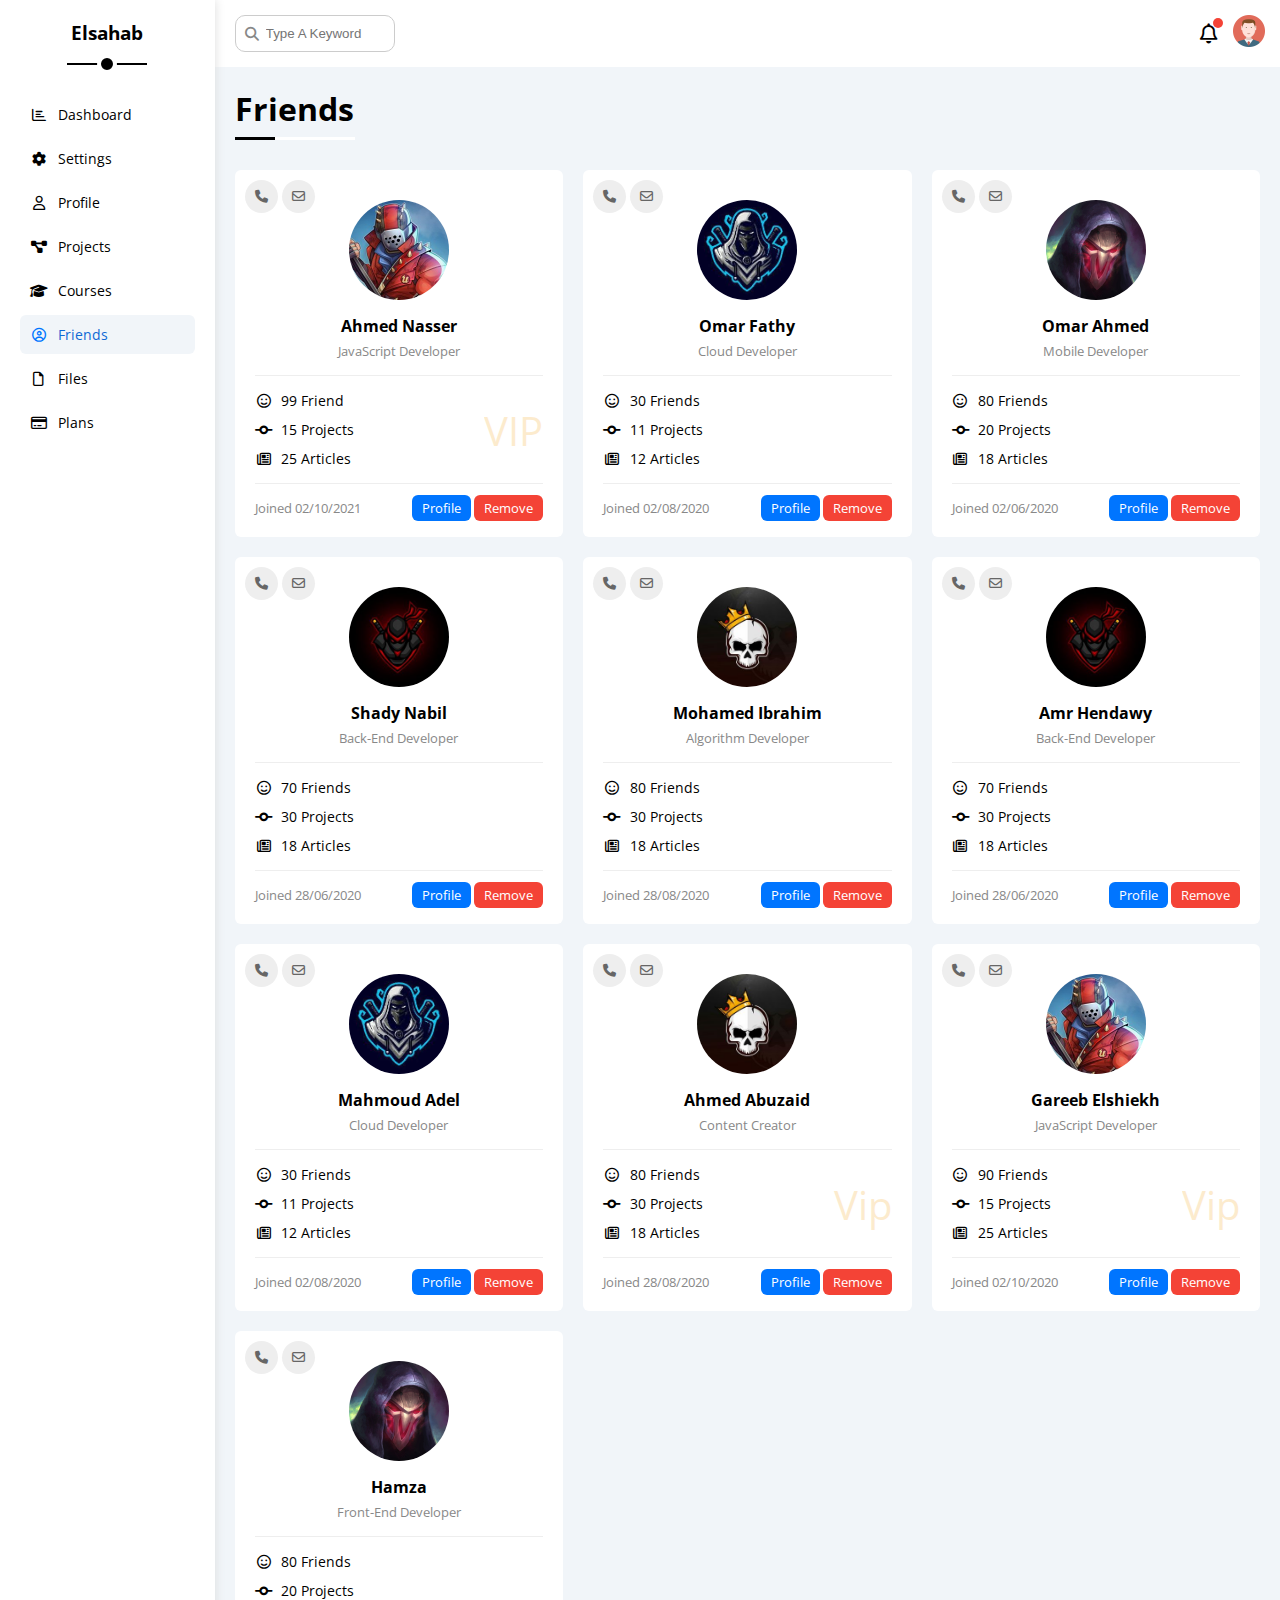
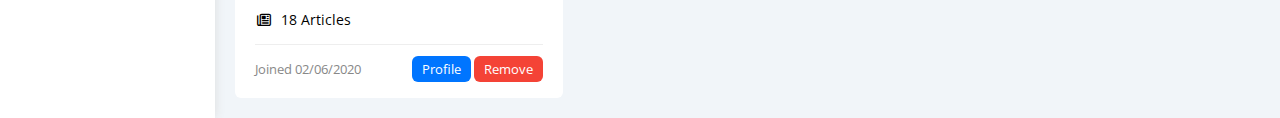
<file: friends.html>
<!DOCTYPE html>
<html lang="en">

<head>
  <meta charset="UTF-8" />
  <meta http-equiv="X-UA-Compatible" content="IE=edge" />
  <meta name="viewport" content="width=device-width, initial-scale=1.0" />
  <title>Friends</title>
  <link rel="stylesheet" href="css/all.min.css" />
  <link rel="stylesheet" href="css/framework.css" />
  <link rel="stylesheet" href="css/master.css" />
  <link rel="preconnect" href="https://fonts.googleapis.com" />
  <link rel="preconnect" href="https://fonts.gstatic.com" crossorigin />
  <link href="https://fonts.googleapis.com/css2?family=Open+Sans:wght@300;500&display=swap" rel="stylesheet" />
</head>

<body>
  <div class="page d-flex">
    <div class="sidebar bg-white p-20 p-relative">
      <h3 class="p-relative txt-c mt-0">Elsahab</h3>
      <ul>
        <li>
          <a class="d-flex align-c fs-14 c-black rad-6 p-10" href="index.html">
            <i class="fa-regular fa-chart-bar fa-fw"></i>
            <span class="fs-14 d-none">Dashboard</span>
          </a>
        </li>
        <li>
          <a class="d-flex align-c fs-14 c-black rad-6 p-10" href="settings.html">
            <i class="fa-solid fa-gear fa-fw"></i>
            <span class="fs-14 d-none">Settings</span>
          </a>
        </li>
        <li>
          <a class="d-flex align-c fs-14 c-black rad-6 p-10" href="profile.html">
            <i class="fa-regular fa-user fa-fw"></i>
            <span class="fs-14 d-none">Profile</span>
          </a>
        </li>
        <li>
          <a class="d-flex align-c fs-14 c-black rad-6 p-10" href="projects.html">
            <i class="fa-solid fa-diagram-project fa-fw"></i>
            <span class="fs-14 d-none">Projects</span>
          </a>
        </li>
        <li>
          <a class=" d-flex align-c fs-14 c-black rad-6 p-10" href="courses.html">
            <i class="fa-solid fa-graduation-cap fa-fw"></i>
            <span class="fs-14 d-none">Courses</span>
          </a>
        </li>
        <li>
          <a class="d-flex active align-c fs-14 c-black rad-6 p-10" href="friends.html">
            <i class="fa-regular fa-circle-user fa-fw"></i>
            <span class="fs-14 d-none">Friends</span>
          </a>
        </li>
        <li>
          <a class="d-flex align-c fs-14 c-black rad-6 p-10" href="files.html">
            <i class="fa-regular fa-file fa-fw"></i>
            <span class="fs-14 d-none">Files</span>
          </a>
        </li>
        <li>
          <a class="d-flex align-c fs-14 c-black rad-6 p-10" href="plans.html">
            <i class="fa-regular fa-credit-card fa-fw"></i>
            <span class="fs-14 d-none">Plans</span>
          </a>
        </li>
      </ul>
    </div>
    <div class="content w-full">
      <!-- Start Head -->
      <div class="head bg-white p-15 between-flex">
        <div class="search p-relative">
          <input class="p-10 b-s-c rad-10" type="search" placeholder="Type A Keyword" />
        </div>
        <div class="icons d-flex align-c">
          <span class="notification p-relative">
              <i class="fa-regular fa-bell fa-lg"></i>
          </span>
          <a href="profile.html">
              <img src="images/avatar.png">
          </a>
      </div>
      </div>
      <!-- End Head -->
      <h1 class="p-relative">Friends</h1>
      <div class="friends-page d-grid m-20 gap-20">
        <div class="friend bg-white rad-6 p-20 p-relative">
          <div class="contact">
            <i class="fa-solid fa-phone"></i>
            <i class="fa-regular fa-envelope"></i>
          </div>
          <div class="txt-c">
            <img decoding="async" class="half-b mt-10 mb-10 w-100 h-100" src="images/friend-01.jpg" alt="" />
            <h4 class="m-0">Ahmed Nasser</h4>
            <p class="c-grey fs-13 mt-5 mb-0">JavaScript Developer</p>
          </div>
          <div class="icons fs-14 p-relative">
            <div class="mb-10">
              <i class="fa-regular fa-face-smile fa-fw"></i>
              <span>99 Friend</span>
            </div>
            <div class="mb-10">
              <i class="fa-solid fa-code-commit fa-fw"></i>
              <span>15 Projects</span>
            </div>
            <div>
              <i class="fa-regular fa-newspaper fa-fw"></i>
              <span>25 Articles</span>
            </div>
            <span class="vip fw-bold c-orange">VIP</span>
          </div>
          <div class="info between-flex fs-13">
            <span class="c-grey">Joined 02/10/2021</span>
            <div>
              <a class="bg-blue c-white btn-shape" href="profile.html">Profile</a>
              <a class="bg-red c-white btn-shape" href="#">Remove</a>
            </div>
          </div>
        </div>
        <div class="friend bg-white rad-6 p-20 p-relative">
          <div class="contact">
            <i class="fa-solid fa-phone"></i>
            <i class="fa-regular fa-envelope"></i>
          </div>
          <div class="txt-c">
            <img decoding="async" class="half-b mt-10 mb-10 w-100 h-100" src="images/friend-02.jpg" alt="" />
            <h4 class="m-0">Omar Fathy</h4>
            <p class="c-grey fs-13 mt-5 mb-0">Cloud Developer</p>
          </div>
          <div class="icons fs-14 p-relative">
            <div class="mb-10">
              <i class="fa-regular fa-face-smile fa-fw"></i>
              <span>30 Friends</span>
            </div>
            <div class="mb-10">
              <i class="fa-solid fa-code-commit fa-fw"></i>
              <span>11 Projects</span>
            </div>
            <div>
              <i class="fa-regular fa-newspaper fa-fw"></i>
              <span>12 Articles</span>
            </div>
          </div>
          <div class="info between-flex fs-13">
            <span class="c-grey">Joined 02/08/2020</span>
            <div>
              <a class="bg-blue c-white btn-shape" href="profile.html">Profile</a>
              <a class="bg-red c-white btn-shape" href="">Remove</a>
            </div>
          </div>
        </div>
        <div class="friend bg-white rad-6 p-20 p-relative">
          <div class="contact">
            <i class="fa-solid fa-phone"></i>
            <i class="fa-regular fa-envelope"></i>
          </div>
          <div class="txt-c">
            <img decoding="async" class="half-b mt-10 mb-10 w-100 h-100" src="images/friend-03.jpg" alt="" />
            <h4 class="m-0">Omar Ahmed</h4>
            <p class="c-grey fs-13 mt-5 mb-0">Mobile Developer</p>
          </div>
          <div class="icons fs-14 p-relative">
            <div class="mb-10">
              <i class="fa-regular fa-face-smile fa-fw"></i>
              <span>80 Friends</span>
            </div>
            <div class="mb-10">
              <i class="fa-solid fa-code-commit fa-fw"></i>
              <span>20 Projects</span>
            </div>
            <div>
              <i class="fa-regular fa-newspaper fa-fw"></i>
              <span>18 Articles</span>
            </div>
          </div>
          <div class="info between-flex fs-13">
            <span class="c-grey">Joined 02/06/2020</span>
            <div>
              <a class="bg-blue c-white btn-shape" href="profile.html">Profile</a>
              <a class="bg-red c-white btn-shape" href="">Remove</a>
            </div>
          </div>
        </div>
        <div class="friend bg-white rad-6 p-20 p-relative">
          <div class="contact">
            <i class="fa-solid fa-phone"></i>
            <i class="fa-regular fa-envelope"></i>
          </div>
          <div class="txt-c">
            <img decoding="async" class="half-b mt-10 mb-10 w-100 h-100" src="images/friend-04.jpg" alt="" />
            <h4 class="m-0">Shady Nabil</h4>
            <p class="c-grey fs-13 mt-5 mb-0">Back-End Developer</p>
          </div>
          <div class="icons fs-14 p-relative">
            <div class="mb-10">
              <i class="fa-regular fa-face-smile fa-fw"></i>
              <span>70 Friends</span>
            </div>
            <div class="mb-10">
              <i class="fa-solid fa-code-commit fa-fw"></i>
              <span>30 Projects</span>
            </div>
            <div>
              <i class="fa-regular fa-newspaper fa-fw"></i>
              <span>18 Articles</span>
            </div>
          </div>
          <div class="info between-flex fs-13">
            <span class="c-grey">Joined 28/06/2020</span>
            <div>
              <a class="bg-blue c-white btn-shape" href="profile.html">Profile</a>
              <a class="bg-red c-white btn-shape" href="">Remove</a>
            </div>
          </div>
        </div>
        <div class="friend bg-white rad-6 p-20 p-relative">
          <div class="contact">
            <i class="fa-solid fa-phone"></i>
            <i class="fa-regular fa-envelope"></i>
          </div>
          <div class="txt-c">
            <img decoding="async" class="half-b mt-10 mb-10 w-100 h-100" src="images/friend-05.jpg" alt="" />
            <h4 class="m-0">Mohamed Ibrahim</h4>
            <p class="c-grey fs-13 mt-5 mb-0">Algorithm Developer</p>
          </div>
          <div class="icons fs-14 p-relative">
            <div class="mb-10">
              <i class="fa-regular fa-face-smile fa-fw"></i>
              <span>80 Friends</span>
            </div>
            <div class="mb-10">
              <i class="fa-solid fa-code-commit fa-fw"></i>
              <span>30 Projects</span>
            </div>
            <div>
              <i class="fa-regular fa-newspaper fa-fw"></i>
              <span>18 Articles</span>
            </div>
          </div>
          <div class="info between-flex fs-13">
            <span class="c-grey">Joined 28/08/2020</span>
            <div>
              <a class="bg-blue c-white btn-shape" href="profile.html">Profile</a>
              <a class="bg-red c-white btn-shape" href="">Remove</a>
            </div>
          </div>
        </div>
        <div class="friend bg-white rad-6 p-20 p-relative">
          <div class="contact">
            <i class="fa-solid fa-phone"></i>
            <i class="fa-regular fa-envelope"></i>
          </div>
          <div class="txt-c">
            <img decoding="async" class="half-b mt-10 mb-10 w-100 h-100" src="images/friend-04.jpg" alt="" />
            <h4 class="m-0">Amr Hendawy</h4>
            <p class="c-grey fs-13 mt-5 mb-0">Back-End Developer</p>
          </div>
          <div class="icons fs-14 p-relative">
            <div class="mb-10">
              <i class="fa-regular fa-face-smile fa-fw"></i>
              <span>70 Friends</span>
            </div>
            <div class="mb-10">
              <i class="fa-solid fa-code-commit fa-fw"></i>
              <span>30 Projects</span>
            </div>
            <div>
              <i class="fa-regular fa-newspaper fa-fw"></i>
              <span>18 Articles</span>
            </div>
          </div>
          <div class="info between-flex fs-13">
            <span class="c-grey">Joined 28/06/2020</span>
            <div>
              <a class="bg-blue c-white btn-shape" href="profile.html">Profile</a>
              <a class="bg-red c-white btn-shape" href="">Remove</a>
            </div>
          </div>
        </div>
        <div class="friend bg-white rad-6 p-20 p-relative">
          <div class="contact">
            <i class="fa-solid fa-phone"></i>
            <i class="fa-regular fa-envelope"></i>
          </div>
          <div class="txt-c">
            <img decoding="async" class="half-b mt-10 mb-10 w-100 h-100" src="images/friend-02.jpg" alt="" />
            <h4 class="m-0">Mahmoud Adel</h4>
            <p class="c-grey fs-13 mt-5 mb-0">Cloud Developer</p>
          </div>
          <div class="icons fs-14 p-relative">
            <div class="mb-10">
              <i class="fa-regular fa-face-smile fa-fw"></i>
              <span>30 Friends</span>
            </div>
            <div class="mb-10">
              <i class="fa-solid fa-code-commit fa-fw"></i>
              <span>11 Projects</span>
            </div>
            <div>
              <i class="fa-regular fa-newspaper fa-fw"></i>
              <span>12 Articles</span>
            </div>
          </div>
          <div class="info between-flex fs-13">
            <span class="c-grey">Joined 02/08/2020</span>
            <div>
              <a class="bg-blue c-white btn-shape" href="profile.html">Profile</a>
              <a class="bg-red c-white btn-shape" href="">Remove</a>
            </div>
          </div>
        </div>
        <div class="friend bg-white rad-6 p-20 p-relative">
          <div class="contact">
            <i class="fa-solid fa-phone"></i>
            <i class="fa-regular fa-envelope"></i>
          </div>
          <div class="txt-c">
            <img decoding="async" class="half-b mt-10 mb-10 w-100 h-100" src="images/friend-05.jpg" alt="" />
            <h4 class="m-0">Ahmed Abuzaid</h4>
            <p class="c-grey fs-13 mt-5 mb-0">Content Creator</p>
          </div>
          <div class="icons fs-14 p-relative">
            <div class="mb-10">
              <i class="fa-regular fa-face-smile fa-fw"></i>
              <span>80 Friends</span>
            </div>
            <div class="mb-10">
              <i class="fa-solid fa-code-commit fa-fw"></i>
              <span>30 Projects</span>
            </div>
            <div>
              <i class="fa-regular fa-newspaper fa-fw"></i>
              <span>18 Articles</span>
            </div>
            <span class="vip fw-bold c-orange">Vip</span>
          </div>
          <div class="info between-flex fs-13">
            <span class="c-grey">Joined 28/08/2020</span>
            <div>
              <a class="bg-blue c-white btn-shape" href="profile.html">Profile</a>
              <a class="bg-red c-white btn-shape" href="">Remove</a>
            </div>
          </div>
        </div>
        <div class="friend bg-white rad-6 p-20 p-relative">
          <div class="contact">
            <i class="fa-solid fa-phone"></i>
            <i class="fa-regular fa-envelope"></i>
          </div>
          <div class="txt-c">
            <img decoding="async" class="half-b mt-10 mb-10 w-100 h-100" src="images/friend-01.jpg" alt="" />
            <h4 class="m-0">Gareeb Elshiekh</h4>
            <p class="c-grey fs-13 mt-5 mb-0">JavaScript Developer</p>
          </div>
          <div class="icons fs-14 p-relative">
            <div class="mb-10">
              <i class="fa-regular fa-face-smile fa-fw"></i>
              <span>90 Friends</span>
            </div>
            <div class="mb-10">
              <i class="fa-solid fa-code-commit fa-fw"></i>
              <span>15 Projects</span>
            </div>
            <div>
              <i class="fa-regular fa-newspaper fa-fw"></i>
              <span>25 Articles</span>
            </div>
            <span class="vip fw-bold c-orange">Vip</span>
          </div>
          <div class="info between-flex fs-13">
            <span class="c-grey">Joined 02/10/2020</span>
            <div>
              <a class="bg-blue c-white btn-shape" href="profile.html">Profile</a>
              <a class="bg-red c-white btn-shape" href="">Remove</a>
            </div>
          </div>
        </div>
        <div class="friend bg-white rad-6 p-20 p-relative">
          <div class="contact">
            <i class="fa-solid fa-phone"></i>
            <i class="fa-regular fa-envelope"></i>
          </div>
          <div class="txt-c">
            <img decoding="async" class="half-b mt-10 mb-10 w-100 h-100" src="images/friend-03.jpg" alt="" />
            <h4 class="m-0">Hamza</h4>
            <p class="c-grey fs-13 mt-5 mb-0">Front-End Developer</p>
          </div>
          <div class="icons fs-14 p-relative">
            <div class="mb-10">
              <i class="fa-regular fa-face-smile fa-fw"></i>
              <span>80 Friends</span>
            </div>
            <div class="mb-10">
              <i class="fa-solid fa-code-commit fa-fw"></i>
              <span>20 Projects</span>
            </div>
            <div>
              <i class="fa-regular fa-newspaper fa-fw"></i>
              <span>18 Articles</span>
            </div>
          </div>
          <div class="info between-flex fs-13">
            <span class="c-grey">Joined 02/06/2020</span>
            <div>
              <a class="bg-blue c-white btn-shape" href="profile.html">Profile</a>
              <a class="bg-red c-white btn-shape" href="">Remove</a>
            </div>
          </div>
        </div>
      </div>
    </div>
  </div>
</body>

</html>
</file>
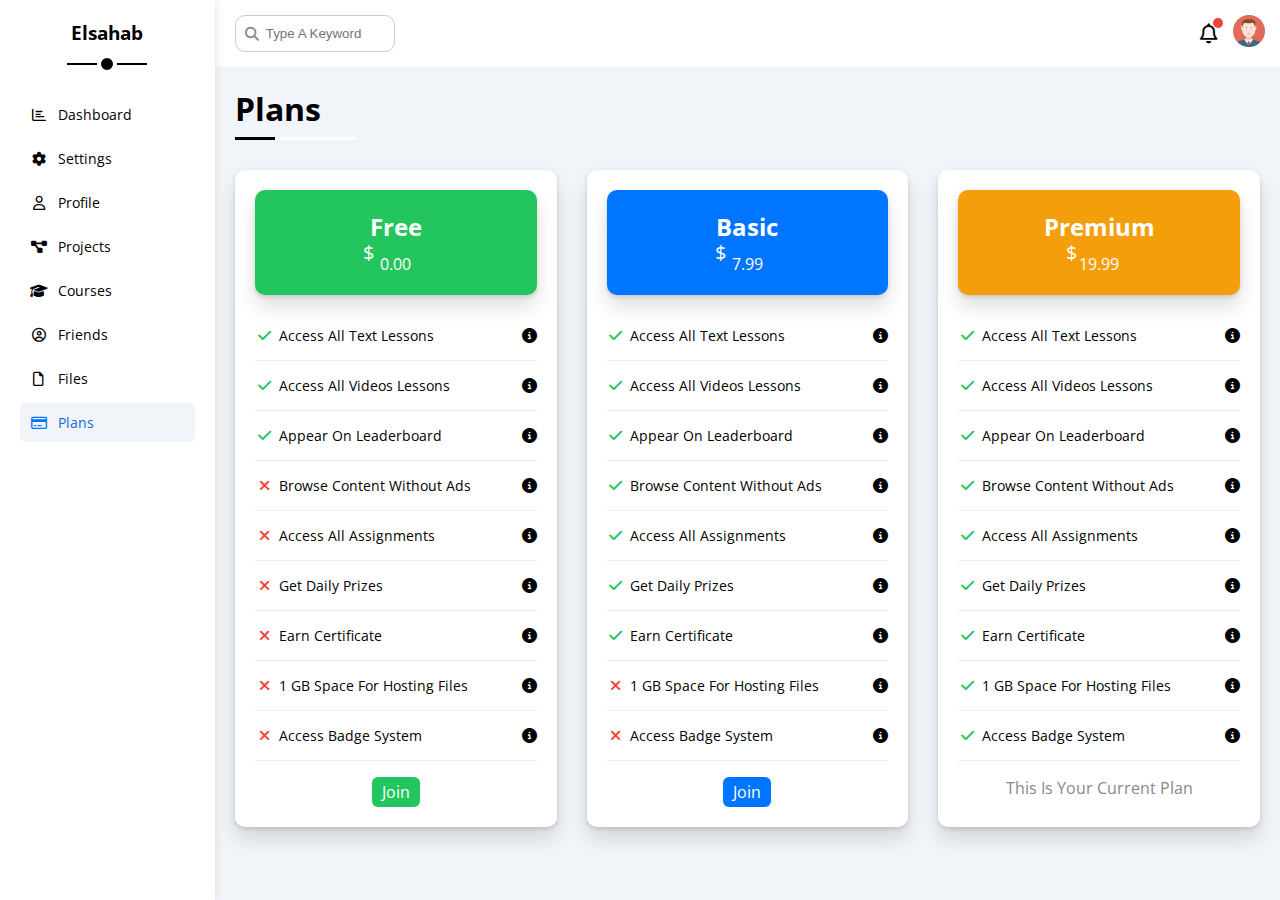
<file: plans.html>
<!DOCTYPE html>
<html lang="en">
  <head>
    <meta charset="UTF-8" />
    <meta http-equiv="X-UA-Compatible" content="IE=edge" />
    <meta name="viewport" content="width=device-width, initial-scale=1.0" />
    <title>Plans</title>
    <link rel="stylesheet" href="css/all.min.css" />
    <link rel="stylesheet" href="css/framework.css" />
    <link rel="stylesheet" href="css/master.css" />
    <link rel="preconnect" href="https://fonts.googleapis.com" />
    <link rel="preconnect" href="https://fonts.gstatic.com" crossorigin />
    <link href="https://fonts.googleapis.com/css2?family=Open+Sans:wght@300;500&display=swap" rel="stylesheet" />
  </head>
  <body>
    <div class="page d-flex">
      <div class="sidebar bg-white p-20 p-relative">
        <h3 class="p-relative txt-c mt-0">Elsahab</h3>
        <ul>
          <li>
            <a class="d-flex align-c fs-14 c-black rad-6 p-10" href="index.html">
              <i class="fa-regular fa-chart-bar fa-fw"></i>
              <span class="fs-14 d-none">Dashboard</span>
            </a>
          </li>
          <li>
            <a class="d-flex align-c fs-14 c-black rad-6 p-10" href="settings.html">
              <i class="fa-solid fa-gear fa-fw"></i>
              <span class="fs-14 d-none">Settings</span>
            </a>
          </li>
          <li>
            <a class="d-flex align-c fs-14 c-black rad-6 p-10" href="profile.html">
              <i class="fa-regular fa-user fa-fw"></i>
              <span class="fs-14 d-none">Profile</span>
            </a>
          </li>
          <li>
            <a class="d-flex align-c fs-14 c-black rad-6 p-10" href="projects.html">
              <i class="fa-solid fa-diagram-project fa-fw"></i>
              <span class="fs-14 d-none">Projects</span>
            </a>
          </li>
          <li>
            <a class=" d-flex align-c fs-14 c-black rad-6 p-10" href="courses.html">
              <i class="fa-solid fa-graduation-cap fa-fw"></i>
              <span class="fs-14 d-none">Courses</span>
            </a>
          </li>
          <li>
            <a class="d-flex align-c fs-14 c-black rad-6 p-10" href="friends.html">
              <i class="fa-regular fa-circle-user fa-fw"></i>
              <span class="fs-14 d-none">Friends</span>
            </a>
          </li>
          <li>
            <a class="d-flex align-c fs-14 c-black rad-6 p-10" href="files.html">
              <i class="fa-regular fa-file fa-fw"></i>
              <span class="fs-14 d-none">Files</span>
            </a>
          </li>
          <li>
            <a class="active d-flex align-c fs-14 c-black rad-6 p-10" href="plans.html">
              <i class="fa-regular fa-credit-card fa-fw"></i>
              <span class="fs-14 d-none">Plans</span>
            </a>
          </li>
        </ul>
      </div>
      <div class="content w-full">
        <!-- Start Head -->
        <div class="head bg-white p-15 between-flex">
          <div class="search p-relative">
            <input class="p-10 b-s-c rad-10" type="search" placeholder="Type A Keyword" />
          </div>
          <div class="icons d-flex align-c">
            <span class="notification p-relative">
                <i class="fa-regular fa-bell fa-lg"></i>
            </span>
            <a href="profile.html">
                <img src="images/avatar.png">
            </a>
        </div>
        </div>
        <!-- End Head -->
        <h1 class="p-relative">Plans</h1>
        <div class="plans-page d-grid m-20 gap-20">
            <div class="plan green bg-white p-20 rad-10">
              <div class="top bg-green txt-c p-20">
                <h2 class="m-0 c-white">Free</h2>
                <div class="price c-white"><span>$</span>0.00</div>
              </div>
              <ul>
                <li>
                  <i class="fa-solid fa-check fa-fw yes"></i>
                  <span>Access All Text Lessons</span>
                  <i class="fa-solid fa-circle-info help"></i>
                </li>
                <li>
                  <i class="fa-solid fa-check fa-fw yes"></i>
                  <span>Access All Videos Lessons</span>
                  <i class="fa-solid fa-circle-info help"></i>
                </li>
                <li>
                  <i class="fa-solid fa-check fa-fw yes"></i>
                  <span>Appear On Leaderboard</span>
                  <i class="fa-solid fa-circle-info help"></i>
                </li>
                <li>
                  <i class="fa-solid fa-xmark fa-fw"></i>
                  <span>Browse Content Without Ads</span>
                  <i class="fa-solid fa-circle-info help"></i>
                </li>
                <li>
                  <i class="fa-solid fa-xmark fa-fw"></i>
                  <span>Access All Assignments</span>
                  <i class="fa-solid fa-circle-info help"></i>
                </li>
                <li>
                  <i class="fa-solid fa-xmark fa-fw"></i>
                  <span>Get Daily Prizes</span>
                  <i class="fa-solid fa-circle-info help"></i>
                </li>
                <li>
                  <i class="fa-solid fa-xmark fa-fw"></i>
                  <span>Earn Certificate</span>
                  <i class="fa-solid fa-circle-info help"></i>
                </li>
                <li>
                  <i class="fa-solid fa-xmark fa-fw"></i>
                  <span>1 GB Space For Hosting Files</span>
                  <i class="fa-solid fa-circle-info help"></i>
                </li>
                <li>
                  <i class="fa-solid fa-xmark fa-fw"></i>
                  <span>Access Badge System</span>
                  <i class="fa-solid fa-circle-info help"></i>
                </li>
              </ul>
              <a href="#" class="btn-shape bg-green c-white d-block w-fit">Join</a>
            </div>
            <!-- Start Plan -->
            <div class="plan blue bg-white p-20 rad-10">
              <div class="top bg-blue txt-c p-20">
                <h2 class="m-0 c-white">Basic</h2>
                <div class="price c-white"><span>$</span>7.99</div>
              </div>
              <ul class="list-none p-0">
                <li>
                  <i class="fa-solid fa-check fa-fw yes"></i>
                  <span>Access All Text Lessons</span>
                  <i class="fa-solid fa-circle-info help"></i>
                </li>
                <li>
                  <i class="fa-solid fa-check fa-fw yes"></i>
                  <span>Access All Videos Lessons</span>
                  <i class="fa-solid fa-circle-info help"></i>
                </li>
                <li>
                  <i class="fa-solid fa-check fa-fw yes"></i>
                  <span>Appear On Leaderboard</span>
                  <i class="fa-solid fa-circle-info help"></i>
                </li>
                <li>
                  <i class="fa-solid fa-check fa-fw yes"></i>
                  <span>Browse Content Without Ads</span>
                  <i class="fa-solid fa-circle-info help"></i>
                </li>
                <li>
                  <i class="fa-solid fa-check fa-fw yes"></i>
                  <span>Access All Assignments</span>
                  <i class="fa-solid fa-circle-info help"></i>
                </li>
                <li>
                  <i class="fa-solid fa-check fa-fw yes"></i>
                  <span>Get Daily Prizes</span>
                  <i class="fa-solid fa-circle-info help"></i>
                </li>
                <li>
                  <i class="fa-solid fa-check fa-fw yes"></i>
                  <span>Earn Certificate</span>
                  <i class="fa-solid fa-circle-info help"></i>
                </li>
                <li>
                  <i class="fa-solid fa-xmark fa-fw"></i>
                  <span>1 GB Space For Hosting Files</span>
                  <i class="fa-solid fa-circle-info help"></i>
                </li>
                <li>
                  <i class="fa-solid fa-xmark fa-fw"></i>
                  <span>Access Badge System</span>
                  <i class="fa-solid fa-circle-info help"></i>
                </li>
              </ul>
              <a href="#" class="btn-shape bg-blue c-white d-block w-fit">Join</a>
            </div>
            <!-- End Plan -->
            <!-- Start Plan -->
            <div class="plan orange bg-white p-20 rad-10">
              <div class="top bg-orange txt-c p-20">
                <h2 class="m-0 c-white">Premium</h2>
                <div class="price c-white"><span>$</span>19.99</div>
              </div>
              <ul class="list-none p-0">
                <li>
                  <i class="fa-solid fa-check fa-fw yes"></i>
                  <span>Access All Text Lessons</span>
                  <i class="fa-solid fa-circle-info help"></i>
                </li>
                <li>
                  <i class="fa-solid fa-check fa-fw yes"></i>
                  <span>Access All Videos Lessons</span>
                  <i class="fa-solid fa-circle-info help"></i>
                </li>
                <li>
                  <i class="fa-solid fa-check fa-fw yes"></i>
                  <span>Appear On Leaderboard</span>
                  <i class="fa-solid fa-circle-info help"></i>
                </li>
                <li>
                  <i class="fa-solid fa-check fa-fw yes"></i>
                  <span>Browse Content Without Ads</span>
                  <i class="fa-solid fa-circle-info help"></i>
                </li>
                <li>
                  <i class="fa-solid fa-check fa-fw yes"></i>
                  <span>Access All Assignments</span>
                  <i class="fa-solid fa-circle-info help"></i>
                </li>
                <li>
                  <i class="fa-solid fa-check fa-fw yes"></i>
                  <span>Get Daily Prizes</span>
                  <i class="fa-solid fa-circle-info help"></i>
                </li>
                <li>
                  <i class="fa-solid fa-check fa-fw yes"></i>
                  <span>Earn Certificate</span>
                  <i class="fa-solid fa-circle-info help"></i>
                </li>
                <li>
                  <i class="fa-solid fa-check fa-fw yes"></i>
                  <span>1 GB Space For Hosting Files</span>
                  <i class="fa-solid fa-circle-info help"></i>
                </li>
                <li>
                  <i class="fa-solid fa-check fa-fw yes"></i>
                  <span>Access Badge System</span>
                  <i class="fa-solid fa-circle-info help"></i>
                </li>
              </ul>
              <p class="c-grey m-0 txt-c">This Is Your Current Plan</p>
            </div>
            <!-- End Plan -->
          </div>
        </div>
      </div>
    </body>
  </html>
</file>
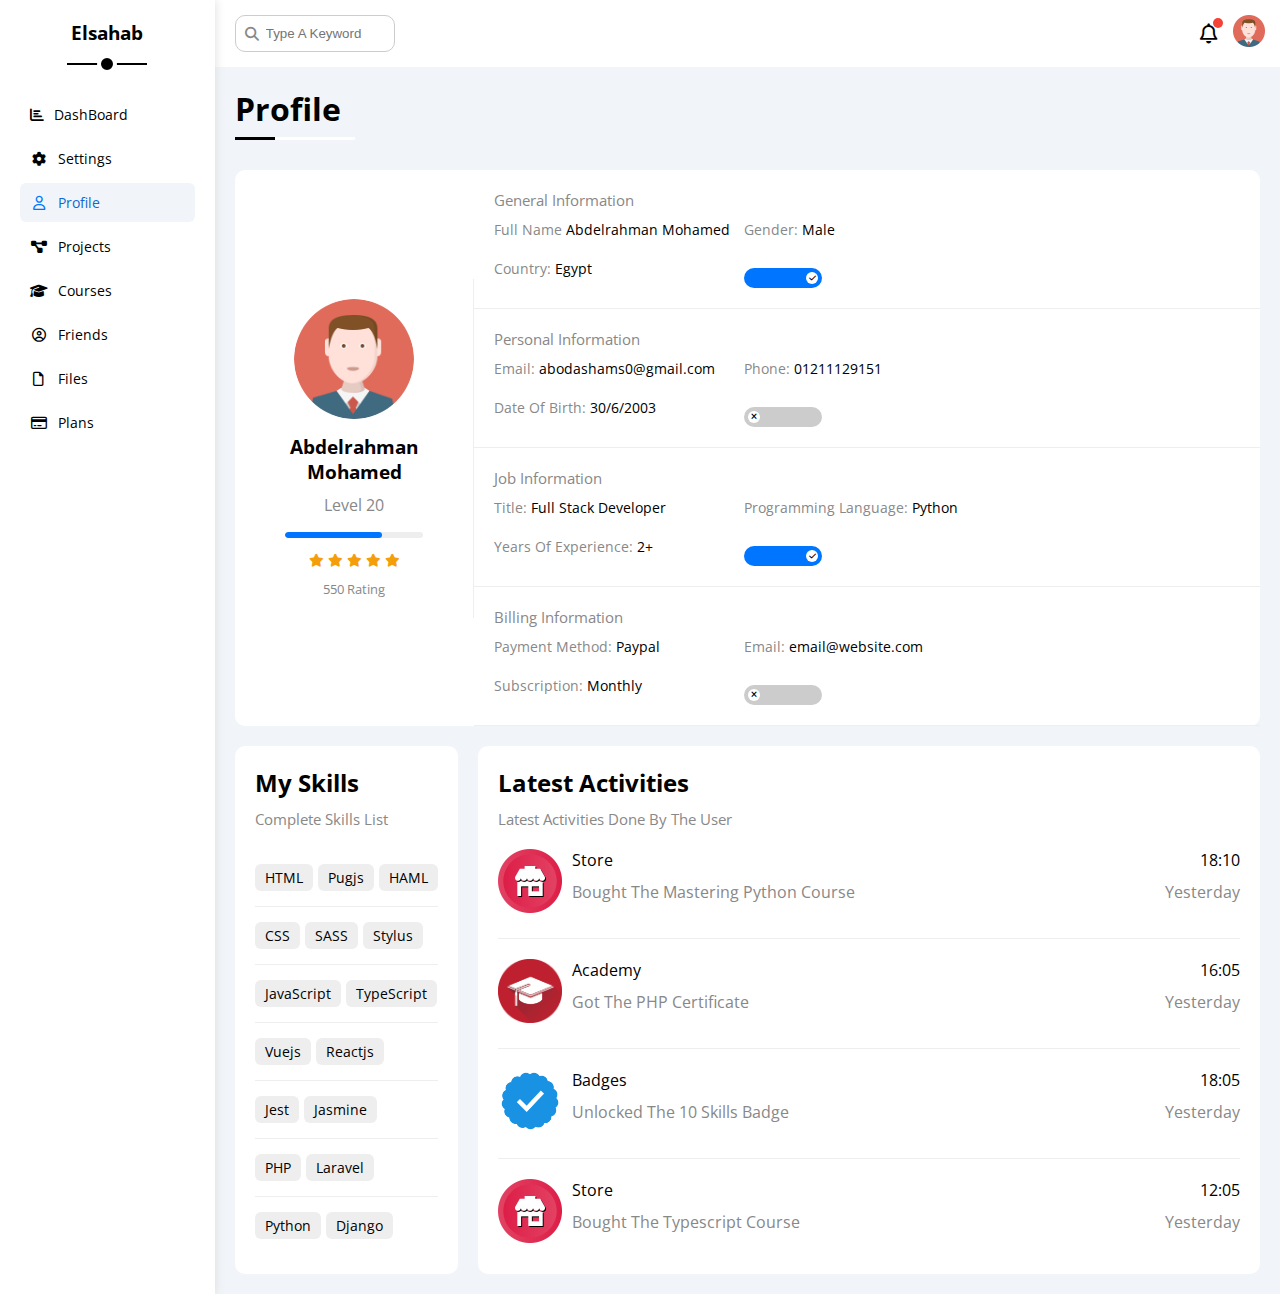
<file: profile.html>
<!DOCTYPE html>
<html lang="en">

<head>
    <meta charset="UTF-8">
    <meta name="viewport" content="width=device-width, initial-scale=1.0">
    <link rel="stylesheet" href="css/framework.css">
    <link rel="stylesheet" href="css/master.css">
    <link rel="stylesheet" href="css/all.min.css">
    <!-- <link rel="stylesheet" href="css/normalize.css"> -->
    <link rel="preconnect" href="https://fonts.googleapis.com" />
    <link rel="preconnect" href="https://fonts.gstatic.com"  />
    <link href="https://fonts.googleapis.com/css2?family=Open+Sans:wght@300;500&display=swap" rel="stylesheet" />
    <title>Profile</title>
</head>

<body>
    <div class="page d-flex">
        <div class="sidebar bg-white p-20 p-relative">
            <h3 class=" mt-0 txt-c p-relative">Elsahab</h3>
            <ul>
                <li>
                    <a href="index.html" class=" c-black fs-14 align-c d-flex p-10">
                        <i class="fa-solid fa-chart-bar "></i>
                        <span class="fs-14 d-none">DashBoard</span>
                    </a>
                </li>
                <li>
                    <a class="  d-flex align-c fs-14 c-black rad-6 p-10" href="settings.html">
                        <i class="fa-solid fa-gear fa-fw"></i>
                        <span class="fs-14 d-none">Settings</span>
                    </a>
                </li>
                <li>
                    <a class="d-flex active align-c fs-14 c-black rad-6 p-10" href="profile.html">
                        <i class="fa-regular fa-user fa-fw"></i>
                        <span class="fs-14 d-none">Profile</span>
                    </a>
                </li>
                <li>
                    <a class="d-flex align-c fs-14 c-black rad-6 p-10" href="projects.html">
                        <i class="fa-solid fa-diagram-project fa-fw"></i>
                        <span class="fs-14 d-none">Projects</span>
                    </a>
                </li>
                <li>
                    <a class="d-flex align-c fs-14 c-black rad-6 p-10" href="courses.html">
                        <i class="fa-solid fa-graduation-cap fa-fw"></i>
                        <span class="fs-14 d-none">Courses</span>
                    </a>
                </li>
                <li>
                    <a class="d-flex align-c fs-14 c-black rad-6 p-10" href="friends.html">
                        <i class="fa-regular fa-circle-user fa-fw"></i>
                        <span class="fs-14 d-none">Friends</span>
                    </a>
                </li>
                <li>
                    <a class="d-flex align-c fs-14 c-black rad-6 p-10" href="files.html">
                        <i class="fa-regular fa-file fa-fw"></i>
                        <span class="fs-14 d-none">Files</span>
                    </a>
                </li>
                <li>
                    <a class="d-flex align-c fs-14 c-black rad-6 p-10" href="plans.html">
                        <i class="fa-regular fa-credit-card fa-fw"></i>
                        <span class="fs-14 d-none">Plans</span>
                    </a>
                </li>
            </ul>
        </div>
        <div class="content w-full o-flow">
            <div class="head bg-white p-15 between-flex">
                <div class="search p-relative">
                    <input class="p-10 b-s-c rad-10" type="search" placeholder="Type A Keyword">
                </div>
                <div class="icons d-flex align-c">
                    <span class="notification p-relative">
                        <i class="fa-regular fa-bell fa-lg"></i>
                    </span>
                    <a href="profile.html">
                        <img src="images/avatar.png">
                    </a>
                </div>
            </div>
            <h1 class="p-relative"> Profile</h1>
            <div class="profile-page m-20">
                <div class="overview  bg-white rad-10 d-flex align-c">
                    <div class="avatar p-20 txt-c">
                        <img src="images/avatar.png" class="half-b mb-10">
                        <h3 class="m-0">Abdelrahman Mohamed</h3>
                        <p class="c-grey mt-10">Level 20</p>
                        <div class="level rad-6 bg-eee p-relative">
                            <span style="width: 70%;"></span>
                        </div>
                        <div class="rating mt-10 mb-10">
                            <i class="fa-solid fa-star c-orange fs-13"></i>
                            <i class="fa-solid fa-star c-orange fs-13"></i>
                            <i class="fa-solid fa-star c-orange fs-13"></i>
                            <i class="fa-solid fa-star c-orange fs-13"></i>
                            <i class="fa-solid fa-star c-orange fs-13"></i>
                        </div>
                        <p class="c-grey m-0 fs-13">550 Rating</p>
                    </div>
                    <div class="info-box txt-c-mobile w-full">
                        <div class="box p-20 d-flex align-c">
                            <h4 class="c-grey fs-15 m-0 w-full">General Information</h4>
                            <div class="fs-14">
                                <span class="c-grey">Full Name</span>
                                <span>Abdelrahman Mohamed</span>
                            </div>
                            <div class="fs-14">
                                <span class="c-grey">Gender:</span>
                                <span>Male</span>
                            </div>
                            <div class="fs-14">
                                <span class="c-grey">Country:</span>
                                <span>Egypt</span>
                            </div>
                            <div class="fs-14">
                                <label>
                                    <input class="toggle-check" type="checkbox" checked>
                                    <div class="toggle-switch"></div>
                                </label>
                            </div>
                        </div>
                        <div class="box p-20 d-flex align-c">
                            <h4 class="c-grey w-full fs-15 m-0">Personal Information</h4>
                            <div class="fs-14">
                                <span class="c-grey">Email:</span>
                                <span>abodashams0@gmail.com</span>
                            </div>
                            <div class="fs-14">
                                <span class="c-grey">Phone:</span>
                                <span>01211129151</span>
                            </div>
                            <div class="fs-14">
                                <span class="c-grey">Date Of Birth:</span>
                                <span>30/6/2003</span>
                            </div>
                            <div class="fs-14">
                                <label>
                                    <input class="toggle-check" type="checkbox">
                                    <div class="toggle-switch"></div>
                                </label>
                            </div>
                        </div>
                        <div class="box p-20 d-flex align-c">
                            <h4 class="c-grey w-full fs-15 m-0">Job Information</h4>
                            <div class="fs-14">
                                <span class="c-grey">Title:</span>
                                <span>Full Stack Developer</span>
                            </div>
                            <div class="fs-14">
                                <span class="c-grey">Programming Language:</span>
                                <span>Python</span>
                            </div>
                            <div class="fs-14">
                                <span class="c-grey">Years Of Experience:</span>
                                <span>2+</span>
                            </div>
                            <div class="fs-14">
                                <label>
                                    <input class="toggle-check" type="checkbox" checked="">
                                    <div class="toggle-switch"></div>
                                </label>
                            </div>
                        </div>
                        <div class="box p-20 d-flex align-c">
                            <h4 class="c-grey w-full fs-15 m-0">Billing Information</h4>
                            <div class="fs-14">
                                <span class="c-grey">Payment Method:</span>
                                <span>Paypal</span>
                            </div>
                            <div class="fs-14">
                                <span class="c-grey">Email:</span>
                                <span>email@website.com</span>
                            </div>
                            <div class="fs-14">
                                <span class="c-grey">Subscription:</span>
                                <span>Monthly</span>
                            </div>
                            <div class="fs-14">
                                <label>
                                    <input class="toggle-check" type="checkbox">
                                    <div class="toggle-switch"></div>
                                </label>
                            </div>
                        </div>
                    </div>
                </div>
                <div class="other-data d-flex gap-20">
                    <div class="skills-card p-20 bg-white rad-10 mt-20">
                        <h2 class="mt-0 mb-10">My Skills</h2>
                        <p class="mt-0 mb-20 c-grey fs-15">Complete Skills List</p>
                        <ul class="m-0 txt-c-mobile">
                            <li><span>HTML</span><span>Pugjs</span><span>HAML</span></li>
                            <li><span>CSS</span><span>SASS</span><span>Stylus</span></li>
                            <li><span>JavaScript</span><span>TypeScript</span></li>
                            <li><span>Vuejs</span><span>Reactjs</span></li>
                            <li><span>Jest</span><span>Jasmine</span></li>
                            <li><span>PHP</span><span>Laravel</span></li>
                            <li><span>Python</span><span>Django</span></li>
                        </ul>
                    </div>
                    <div class="activities p-20 bg-white rad-10 mt-20">
                        <h2 class="mt-0 mb-10">Latest Activities</h2>
                        <p class="mt-0 mb-20 c-grey fs-15">Latest Activities Done By The User</p>
                        <div class="activity d-flex align-center txt-c-mobile">
                            <img decoding="async" src="images/activity-01.png" alt="" />
                            <div class="info">
                                <span class="d-block mb-10">Store</span>
                                <span class="c-grey d-block mb-15">Bought The Mastering Python Course</span>
                            </div>
                            <div class="date">
                                <span class="d-block mb-10">18:10</span>
                                <span class="c-grey d-block mb-15">Yesterday</span>
                            </div>
                        </div>
                        <div class="activity d-flex align-center txt-c-mobile">
                            <img decoding="async" src="images/activity-02.png" alt="" />
                            <div class="info">
                                <span class="d-block mb-10">Academy</span>
                                <span class="c-grey d-block mb-15">Got The PHP Certificate</span>
                            </div>
                            <div class="date">
                                <span class="d-block mb-10">16:05</span>
                                <span class="c-grey d-block mb-15">Yesterday</span>
                            </div>
                        </div>
                        <div class="activity d-flex align-center txt-c-mobile">
                            <img decoding="async" src="images/activity-03.png" alt="" />
                            <div class="info">
                                <span class="d-block mb-10">Badges</span>
                                <span class="c-grey d-block mb-15">Unlocked The 10 Skills Badge</span>
                            </div>
                            <div class="date">
                                <span class="d-block mb-10">18:05</span>
                                <span class="c-grey d-block mb-15">Yesterday</span>
                            </div>
                        </div>
                        <div class="activity d-flex align-center txt-c-mobile">
                            <img decoding="async" src="images/activity-01.png" alt="" />
                            <div class="info">
                                <span class="d-block mb-10">Store</span>
                                <span class="c-grey d-block mb-15">Bought The Typescript Course</span>
                            </div>
                            <div class="date">
                                <span class="d-block mb-10">12:05</span>
                                <span class="c-grey d-block mb-15">Yesterday</span>
                            </div>
                        </div>
                    </div>
                </div>
            </div>

        </div>
    </div>
    </div>
</body>

</html>
</file>
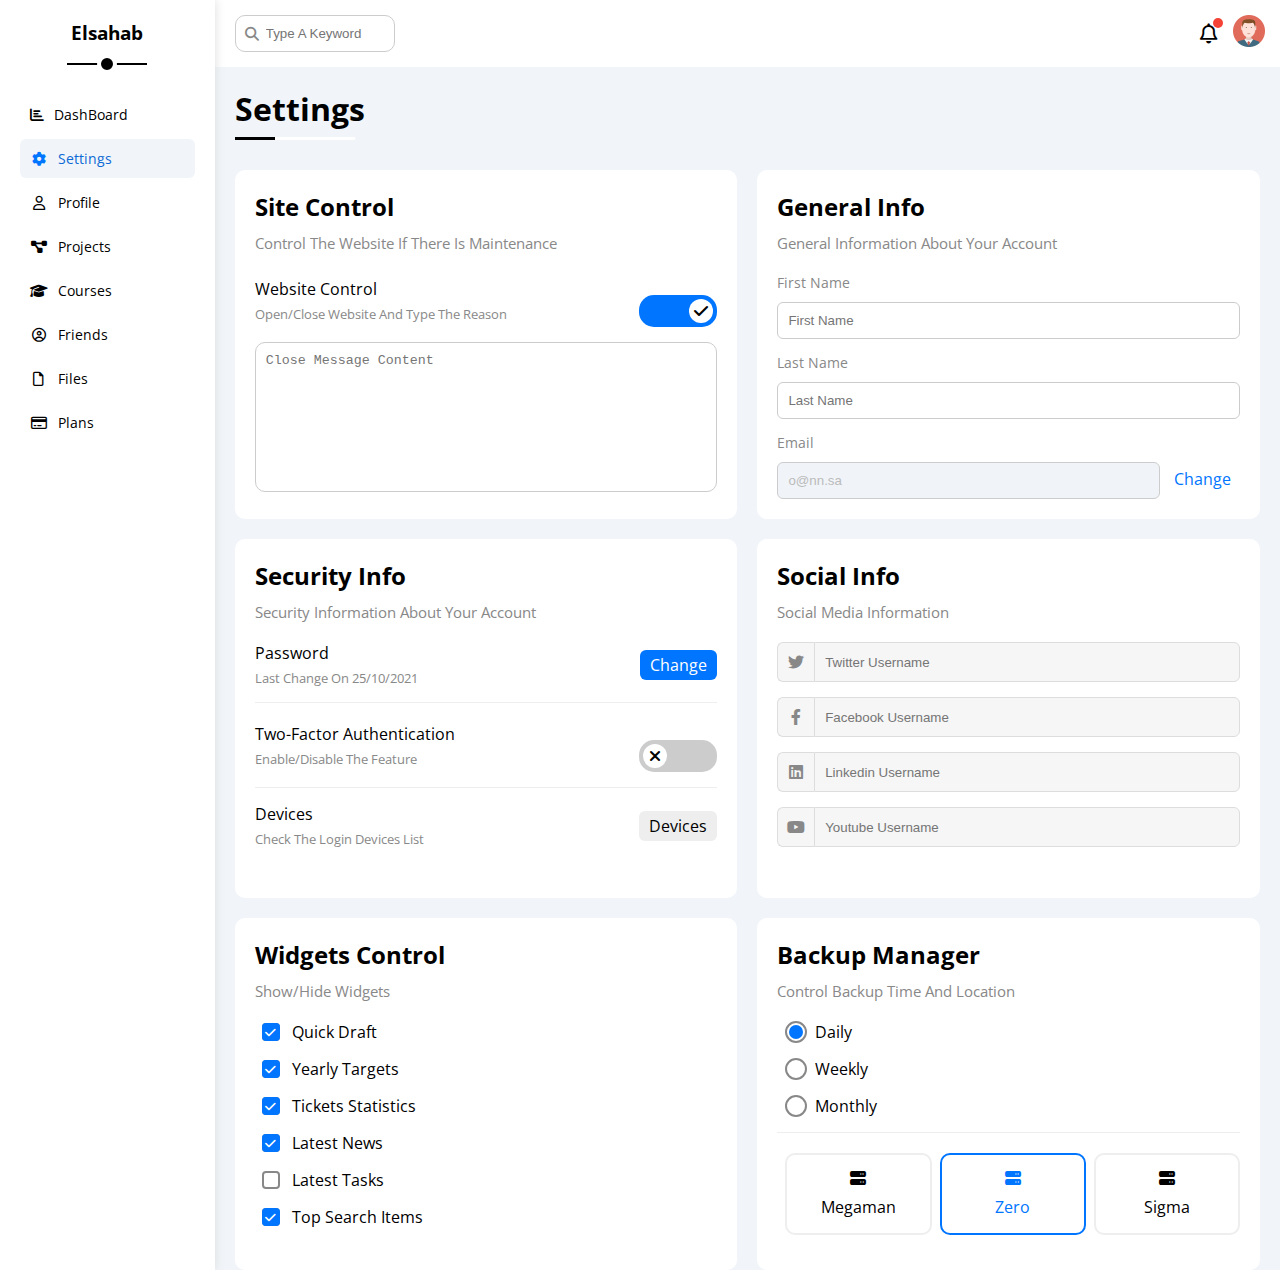
<file: settings.html>
<!DOCTYPE html>
<html lang="en">

<head>
    <meta charset="UTF-8">
    <meta name="viewport" content="width=device-width, initial-scale=1.0">
    <link rel="stylesheet" href="css/framework.css">
    <link rel="stylesheet" href="css/master.css">
    <link rel="stylesheet" href="css/all.min.css">
    <!-- <link rel="stylesheet" href="css/normalize.css"> -->
    <link rel="preconnect" href="https://fonts.googleapis.com" />
    <link rel="preconnect" href="https://fonts.gstatic.com"  />
    <link href="https://fonts.googleapis.com/css2?family=Open+Sans:wght@300;500&display=swap" rel="stylesheet" />
    <title>Settings</title>
</head>

<body>
    <div class="page d-flex">
        <div class="sidebar bg-white p-20 p-relative">
            <h3 class=" mt-0 txt-c p-relative">Elsahab</h3>
            <ul>
                <li>
                    <a href="index.html" class=" c-black fs-14 align-c d-flex p-10">
                        <i class="fa-solid fa-chart-bar "></i>
                        <span class="fs-14 d-none">DashBoard</span>
                    </a>
                </li>
                <li>
                    <a class=" active d-flex align-c fs-14 c-black rad-6 p-10" href="settings.html">
                        <i class="fa-solid fa-gear fa-fw"></i>
                        <span class="fs-14 d-none">Settings</span>
                    </a>
                </li>
                <li>
                    <a class="d-flex align-c fs-14 c-black rad-6 p-10" href="profile.html">
                        <i class="fa-regular fa-user fa-fw"></i>
                        <span class="fs-14 d-none">Profile</span>
                    </a>
                </li>
                <li>
                    <a class="d-flex align-c fs-14 c-black rad-6 p-10" href="projects.html">
                        <i class="fa-solid fa-diagram-project fa-fw"></i>
                        <span class="fs-14 d-none">Projects</span>
                    </a>
                </li>
                <li>
                    <a class="d-flex align-c fs-14 c-black rad-6 p-10" href="courses.html">
                        <i class="fa-solid fa-graduation-cap fa-fw"></i>
                        <span class="fs-14 d-none">Courses</span>
                    </a>
                </li>
                <li>
                    <a class="d-flex align-c fs-14 c-black rad-6 p-10" href="friends.html">
                        <i class="fa-regular fa-circle-user fa-fw"></i>
                        <span class="fs-14 d-none">Friends</span>
                    </a>
                </li>
                <li>
                    <a class="d-flex align-c fs-14 c-black rad-6 p-10" href="files.html">
                        <i class="fa-regular fa-file fa-fw"></i>
                        <span class="fs-14 d-none">Files</span>
                    </a>
                </li>
                <li>
                    <a class="d-flex align-c fs-14 c-black rad-6 p-10" href="plans.html">
                        <i class="fa-regular fa-credit-card fa-fw"></i>
                        <span class="fs-14 d-none">Plans</span>
                    </a>
                </li>
            </ul>
        </div>
        <div class="content w-full o-flow">
            <div class="head bg-white p-15 between-flex">
                <div class="search p-relative">
                    <input class="p-10 b-s-c rad-10" type="search" placeholder="Type A Keyword">
                </div>
                <div class="icons d-flex align-c">
                    <span class="notification p-relative">
                        <i class="fa-regular fa-bell fa-lg"></i>
                    </span>
                    <a href="profile.html">
                        <img src="images/avatar.png">
                    </a>
                </div>
            </div>
            <h1 class="p-relative"> Settings</h1>
            <div class="settings-page d-grid gap-20 mr-20 ml-20">
                <div class="site-control p-20 rad-10 p-relative bg-white">
                    <h2 class="mt-0 mb-10 ">Site Control</h2>
                    <p class="c-grey mt-0 mb-20 fs-15 ">Control The Website If There Is Maintenance</p>
                    <div class=" content between-flex mb-15">
                        <div>
                            <span>Website Control</span>
                            <p class="mt-5 mb-0 fs-13 c-grey">Open/Close Website And Type The Reason</p>
                        </div>
                        <div>
                            <label>
                                <input type="checkbox" class="toggle-check" checked>
                                <div class="toggle-switch"></div>
                            </label>
                        </div>
                    </div>
                    <textarea class="p-10 rad-10 w-full d-block" placeholder="Close Message Content"></textarea>
                </div>
                <div class="general-info p-20 rad-10 bg-white">
                    <h2 class=" mt-0 mb-10">General Info</h2>
                    <p class="mt-0 mb-20 fs-15 c-grey">General Information About Your Account</p>
                    <div class="first">
                        <p class="c-grey fs-14 mb-10 d-block">First Name</p>
                        <input type="text" class=" d-block  b-s-c w-full rad-6 p-10" placeholder="First Name">
                    </div>
                    <div class="last">
                        <p class="c-grey fs-14 mb-10 d-block">Last Name</p>
                        <input type="text" class=" b-s-c w-full p-10 rad-6" placeholder="Last Name">
                    </div>
                    <div class="email">
                        <p class="c-grey fs-14 mb-10 d-block">Email</p>
                        <input type="emaill" class="emaill b-s-c w-full p-10 rad-6 mr-10" value="o@nn.sa"
                            placeholder="Last Name" disabled>
                        <a class="c-blue" href="#">Change</a>
                    </div>
                </div>
                <div class="security p-20 rad-10 bg-white">
                    <h2 class="mt-0 mb-10">Security Info</h2>
                    <p class="mt-5 mb-20 c-grey fs-15">Security Information About Your Account</p>
                    <div class="box mb-15 pb-15 between-flex">
                        <div>
                            <span>Password</span>
                            <p class="fs-13 c-grey mt-5 mb-0">Last Change On 25/10/2021</p>
                        </div>
                        <a class="c-white btn-shape bg-blue" href="#">Change</a>
                    </div>
                    <div class="box mb-15 pb-15 between-flex">
                        <div>
                            <span>Two-Factor Authentication</span>
                            <p class="fs-13 c-grey mt-5 mb-0">Enable/Disable The Feature</p>
                        </div>
                        <label>
                            <input type="checkbox" class="toggle-check">
                            <div class="toggle-switch"></div>
                        </label>
                    </div>
                    <div class="box mb-15 pb-15 between-flex">
                        <div>
                            <span>Devices</span>
                            <p class="fs-13 c-grey mt-5 mb-0">Check The Login Devices List</p>
                        </div>
                        <a class="c-black btn-shape bg-eee" href="#">Devices</a>
                    </div>
                </div>
            <div class="social-info p-20 rad-10 bg-white">
            <h2 class="mt-0 mb-10">Social Info</h2>
            <p class="mt-5 mb-20 c-grey fs-15">Social Media Information</p>
            <div class="d-flex align-c mb-15">
                <i class="fa-brands fa-twitter center-flex c-grey twi "></i>
                <input class="w-full twit" type="text" placeholder="Twitter Username">
            </div>
            <div class="d-flex align-c mb-15">
                <i class="fa-brands fa-facebook-f center-flex c-grey fac"></i>
                <input class="w-full " type="text" placeholder="Facebook Username">
            </div>
            <div class="d-flex align-c mb-15">
                <i class="fa-brands fa-linkedin center-flex c-grey lin"></i>
                <input class="w-full" type="text" placeholder="Linkedin Username">
            </div>
            <div class="d-flex align-c mb-15">
                <i class="fa-brands fa-youtube center-flex c-grey you"></i>
                <input class="w-full" type="text" placeholder="Youtube Username">
            </div>
            </div>
            <div class="widgets-control p-20 bg-white rad-10">
                <h2 class="mt-0 mb-10">Widgets Control</h2>
                <p class="mt-0 mb-20 c-grey fs-15">Show/Hide Widgets</p>
                <div class="control d-flex align-center mb-15">
                  <input type="checkbox" id="one" checked />
                  <label for="one">Quick Draft</label>
                </div>
                <div class="control d-flex align-center mb-15">
                  <input type="checkbox" id="two" checked />
                  <label for="two">Yearly Targets</label>
                </div>
                <div class="control d-flex align-center mb-15">
                  <input type="checkbox" id="three" checked />
                  <label for="three">Tickets Statistics</label>
                </div>
                <div class="control d-flex align-center mb-15">
                  <input type="checkbox" id="four" checked />
                  <label for="four">Latest News</label>
                </div>
                <div class="control d-flex align-center mb-15">
                  <input type="checkbox" id="five" />
                  <label for="five">Latest Tasks</label>
                </div>
                <div class="control d-flex align-center mb-15">
                  <input type="checkbox" id="six" checked />
                  <label for="six">Top Search Items</label>
                </div>
              </div>
              <div class="backup-control p-20 bg-white rad-10">
                <h2 class="mt-0 mb-10">Backup Manager</h2>
                <p class="mt-0 mb-20 c-grey fs-15">Control Backup Time And Location</p>
                <div class="date d-flex align-c mb-15">
                  <input type="radio" name="time" id="daily" checked />
                  <label for="daily">Daily</label>
                </div>
                <div class="date d-flex align-c mb-15">
                  <input type="radio" name="time" id="weekly" />
                  <label for="weekly">Weekly</label>
                </div>
                <div class="date d-flex align-c mb-15">
                  <input type="radio" name="time" id="monthly" />
                  <label for="monthly">Monthly</label>
                </div>
                <div class="servers d-flex align-c txt-c">
                  <input type="radio" name="servers" id="server-one" />
                  <div class="server mb-15 rad-10 w-full">
                    <label class="d-block m-15" for="server-one">
                      <i class="fa-solid fa-server d-block mb-10"></i>
                      Megaman
                    </label>
                  </div>
                  <input type="radio" name="servers" id="server-two" checked />
                  <div class="server mb-15 rad-10 w-full">
                    <label class="d-block m-15" for="server-two">
                      <i class="fa-solid fa-server d-block mb-10"></i>
                      Zero
                    </label>
                  </div>
                  <input type="radio" name="servers" id="server-three" />
                  <div class="server mb-15 rad-10 w-full">
                    <label class="d-block m-15" for="server-three">
                      <i class="fa-solid fa-server d-block mb-10"></i>
                      Sigma
                    </label>
                  </div>
                </div>
              </div>
            </div>

        </div>
    </div>
    </div>
</body>

</html>
</file>
<file: css/framework.css>
/* start box */
.d-flex {
    display: flex;
}

.align-c {
    align-items: center !important;
}

.space-between {
    justify-content: space-between;
}

.f-right {
    display: flex;
    justify-content: end;
}

.o-flow {
    overflow: hidden;
}

.d-block {
    display: block !important;
}

.d-grid {
    display: grid;
}

.gap-20 {
    gap: 20px;
}

/* end box */
/* Start padding+margin+width */
.p-10 {
    padding: 10px;
}

.p-15 {
    padding: 15px;
}

.p-20 {
    padding: 20px;
}

.pl-15 {
    padding-left: 15px;
}

.pb-10 {
    padding-bottom: 10px;
}

.pb-15 {
    padding-bottom: 15px;
}

.pb-20 {
    padding-bottom: 20px;
}

.pt-10 {
    padding-top: 10px;
}

.pt-15 {
    padding-top: 15px;
}

.pt-20 {
    padding-top: 20px;
}

.m-0 {
    margin: 0;
}

.m-15 {
    margin: 15px;
}

.m-20 {
    margin: 20px;
}

.mt-0 {
    margin-top: 0;
}

.mt-5 {
    margin-top: 5px;
}

.mt-10 {
    margin-top: 10px;
}

.mt-15 {
    margin-top: 15px;
}

.mt-20 {
    margin-top: 20px;
}

.mt-25 {
    margin-top: 25px;
}

.mr-10 {
    margin-right: 10px;
}

.mr-15 {
    margin-right: 15px;
}

.mb-0 {
    margin-bottom: 0px;
}

.mb-5 {
    margin-bottom: 5px;
}

.mb-10 {
    margin-bottom: 10px;
}

.mb-15 {
    margin-bottom: 15px;
}

.mb-20 {
    margin-bottom: 20px;
}

.ml-20 {
    margin-left: 20px;
}

.mr-20 {
    margin-right: 20px;
}

.w-full {
    width: 100%;
}

/* End padding+margin */
/* Start Color */
.bg-white {
    background-color: white;
}

.bg-eee {
    background-color: #eee;
}

.bg-blue {
    background-color: var(--blue-color);
}

.bg-green {
    background-color: var(--green-color);
}

.bg-orange {
    background-color: var(--orange-color);
}

.bg-red {
    background-color: var(--red-color);
}

.c-black {
    color: black;
}

.c-grey {
    color: var(--grey-color);
}

.c-white {
    color: white;
}

.c-blue {
    color: var(--blue-color);
}

.c-red {
    color: var(--red-color);
}

.c-orange {
    color: var(--orange-color);
}

.c-green {
    color: var(--green-color);
}

/* End Color */
/* Start Position */
.p-relative {
    position: relative;
}

.p-absolute {
    position: absolute;
}

/* End Position */
/* Start Font  */
.txt-c {
    text-align: center;
}

.fs-13 {
    font-size: 13px;
}

.fs-14 {
    font-size: 14px;
}

.fs-15 {
    font-size: 15px;
}

.fs-25 {
    font-size: 25px;
}

.f-bold {
    font-weight: bold;
}

.w-fit {
    width: fit-content;
}

.h-full {
    height: 100%;
}

.w-100 {
    width: 100px;
}

.h-100 {
    height: 100px;
}

/* End Font  */
/* Start Border */
.b-s-c {
    border: 1px solid #ccc;
}

.b-s-e {
    border: 1px solid #eee;
}

.b-none {
    border: none;
}

.half-b {
    border-radius: 50%;
}

.rad-6 {
    border-radius: 6px;
}

.rad-10 {
    border-radius: 10px;
}

/* End Border */
/* Start Media  */
@media (max-width:767px) {
    .d-none {
        display: none;
    }

    .txt-c-mobile {
        text-align: center;
    }

    .block-mobile {
        display: block !important;
    }

    .m-mobile-40 {
        margin-bottom: 40px;
    }

    .pt-mobile-20 {
        padding-top: 20px;
    }

    .d-flex-colum {
        display: flex;
        flex-direction: column;
    }

    .w-full-mobile {
        width: 100% !important;
    }

}

/* End Media  */
/* Start component  */
.between-flex {
    display: flex;
    justify-content: space-between;
    align-items: center;
}

.center-flex {
    display: flex !important;
    justify-content: center;
    align-items: center;
}

.btn-shape {
    padding: 4px 10px;
    border-radius: 6px;
}

.f-wrap {
    display: flex;
    flex-wrap: wrap;
}

/* End component  */
</file>
<file: css/master.css>
:root {
    --blue-color: #0075ff;
    --blue-alt-color: #0d69d5;
    --orange-color: #f59e0b;
    --green-color: #22c55e;
    --red-color: #f44336;
    --grey-color: #888;
    --eee-color: #eee;
    --whiteo-color: #f1f5f9;
    --main-transition: 0.3s;
}

* {
    box-sizing: border-box;
}

body {
    font-family: "Open Sans", sans-serif;
    margin: 0;
}

input:focus::placeholder,
textarea:focus::placeholder {
    opacity: 0;
}

*:focus {
    outline: none;
}

a {
    text-decoration: none;
}

ul {
    list-style: none;
    padding: 0;
}

textarea {
    resize: none;
}

::-webkit-scrollbar {
    width: 15px;
}

::-webkit-scrollbar-track {
    background-color: white;
}

::-webkit-scrollbar-thumb {
    background-color: var(--blue-color);
}

::-webkit-scrollbar-thumb:hover {
    background-color: var(--blue-alt-color);
}

.page {
    background-color: var(--whiteo-color);
    min-height: 100vh;
}

/* Start SideBar  */
.sidebar {
    width: 250px;
    box-shadow: 0 0 10px #ddd;
}

.sidebar>h3 {
    margin-bottom: 50px;
}

.sidebar>h3::before,
.sidebar>h3::after {
    content: " ";
    position: absolute;
    left: 50%;
    background-color: black;
    transform: translateX(-50%);
}

.sidebar>h3::after {
    width: 80px;
    height: 2px;
    bottom: -20px;
}

.sidebar>h3::before {
    width: 12px;
    height: 12px;
    border-radius: 50%;
    border: 4px solid white;
    bottom: -29px;
    z-index: 2;
}

.sidebar ul li a {
    margin-bottom: 5px;
    transition: 0.3s;
}

.sidebar ul li a:hover,
.sidebar ul li .active {
    background-color: var(--whiteo-color);
    color: var(--blue-alt-color);
}

.sidebar ul li .active i {
    color: var(--blue-color);
}

.sidebar ul li a span {
    margin-left: 10px;
}

@media (max-width:767px) {

    .sidebar>h3::before,
    .sidebar>h3::after {
        width: 0;
        height: 0;
        border: none;
    }

    .sidebar ul li a {
        border-radius: 8px;
    }

    .sidebar {
        width: 59px;
        padding: 10px;
    }

    .sidebar>h3 {
        font-size: 13px;
        margin-bottom: 15px;
    }
}

/* End SideBar  */
/* Start Contant  */

.content .head .search::before {
    content: "\f002";
    font-family: var(--fa-style-family-classic);
    font-weight: 900;
    position: absolute;
    top: 50%;
    left: 15px;
    transform: translateY(-50%);
    font-size: 14px;
    color: var(--grey-color);
}

.content .head input {
    margin-left: 5px;
    padding-left: 30px;
    width: 160px;
    transition: var(--main-transition);
}

.content .head input:focus {
    width: 200px;
}

.content .head input:focus::placeholder {
    opacity: 0;
}

.head .icons .notification {
    cursor: pointer;
}

.head .icons .notification::before {
    content: "";
    position: absolute;
    width: 10px;
    height: 10px;
    border-radius: 50%;
    background-color: var(--red-color);
    top: -5px;
    right: -5px;
}

.head .icons img {
    width: 32px;
    height: 32px;
    margin-left: 15px;

}

.page h1 {
    margin: 20px 20px 40px;
}

.page h1::after,
.page h1::before {
    content: "";
    position: absolute;
    bottom: -10px;
    left: 0;
    height: 3px;
}

.page h1::after {
    background-color: white;
    width: 120px;
}

.page h1::before {
    background-color: black;
    width: 40px;
    z-index: 2;
}

.wrapper {
    grid-template-columns: repeat(auto-fill, minmax(450px, 1fr));

}

@media (max-width: 767px) {
    .wrapper {
        grid-template-columns: minmax(200px, 1fr);
        margin-left: 10px;
        margin-right: 10px;
        gap: 10px;
    }

}

/* End Contant  */
/* Start Welcome */
.welcome .intro img {
    width: 200px;
    margin-bottom: -10px;
}

.welcome .avatar {
    width: 64px;
    height: 64px;
    border: 2px solid white;
    border-radius: 50%;
    box-shadow: 0 0 5px #ddd;
    margin-left: 10px;
    margin-top: -32px;
}

.welcome .body {
    border-bottom: 1px solid #eee;
    border-top: 1px solid #eee;
}

.welcome .body>div {
    flex: 1;
}

.welcome .visit {
    margin: 0 15px 15px auto;
    transition: var(--main-transition);
}

.welcome .visit:hover {
    background-color: var(--blue-alt-color);
}

@media (max-width: 767px) {
    .welcome .intro img {
        display: none;
        padding-bottom: 30px;
    }

    .welcome .intro {
        display: block;
    }

    .welcome .avatar {
        margin-left: 0;
    }

    .welcome .body>div:not(:last-child) {
        margin-bottom: 20px;
    }
}

/* End Welcome */
/* Start Quick  */
.quick form textarea {
    min-height: 180px;
    resize: none;
}

.quick form .save {
    cursor: pointer;
    margin-left: auto;
    transition: var(--main-transition);
}

.quick form .save:hover {
    background-color: var(--blue-alt-color);
}

/* End Quick  */
/* Start Target  */
.targets .target-row .icon {
    height: 80px;
    width: 80px;
    margin-right: 15px;

}

.targets .details {
    flex: 1;
}

.targets .details .progress {
    height: 4px;
}

.targets .details .progress>span {
    position: absolute;
    left: 0;
    right: 0;
    height: 100%;
}

.targets .details .progress>span span {
    position: absolute;
    right: -16px;
    bottom: 16px;
    padding: 2px 5px;
}

.targets .details .progress>span span::after {
    content: "";
    border-width: 5px;
    border-style: solid;
    position: absolute;
    bottom: -10px;
    left: 50%;
    transform: translateX(-50%);
}

.targets .blue .icon,
.targets .blue .progress {
    background-color: rgb(0 117 255 / 20%);
}

.targets .green .icon,
.targets .green .progress {
    background-color: rgb(34 197 94 / 20%);

}

.targets .orange .icon,
.targets .orange .progress {
    background-color: rgb(245 158 11 / 20%);
}

.targets .details .progress>.blue span::after {
    border-top-color: var(--blue-color);
}

.targets .details .progress>.orange span::after {
    border-top-color: var(--orange-color);
}

.targets .details .progress>.green span::after {
    border-top-color: var(--green-color);
}

/* End Target  */
/* Srart Tickets  */
.tickets .container {
    border: 1px solid #ccc;
    width: calc(50% - 10px);
}

@media (max-width: 767px) {
    .tickets .box {
        width: 100%;
    }
}

/* End Tickets  */
/* Srart News */
.news .news-row:not(:last-child) {
    padding-bottom: 20px;
    border-bottom: 1px solid #eee;
    margin-bottom: 20px;
}

.news .news-row img {
    width: 100px;
    margin-right: 15px;
}

.news .news-row .info {
    flex: 1;
}

.news .news-row .info h3 {
    margin: 0 0 6px;
}

@media (max-width: 767px) {
    .news .news-row img {
        margin: 0 0 15px;
    }

    .news .news-row div:last-child {
        margin: 20px auto;
    }

    .news h2:first-child {
        border-bottom: 2px solid #eee;
        padding-bottom: 15px;
    }
}

/* End News */
/* Start Tasks */
.Tasks .info {
    flex: 1;
}

.Tasks .tasks-row:not(:last-child) {
    border-bottom: 1px solid #eee;
}

.Tasks .tasks-row .star {
    text-decoration: line-through;
}

.Tasks .stars {
    opacity: 0.3;
}

.Tasks .tasks-row .delete {
    cursor: pointer;
    transition: var(--main-transition);
}

.Tasks .tasks-row .delete:hover {
    color: var(--red-color);
}

@media (max-width: 767px) {
    .Tasks h2:first-child {

        border-bottom: 2px solid #eee;
        padding-bottom: 15px;
    }

}

/* ENd Tasks */
/* Start Search  */
@media (max-width: 767px) {
    .search h2:first-child {

        border-bottom: 2px solid #eee;
        padding-bottom: 15px;
    }

}

/* End Search  */
/* Start Upload */
.latest-uploads li:not(:last-child) {
    border-bottom: 1px solid #eee;
}

.latest-uploads li img {
    width: 40px;
    height: 40px;
}

@media (max-width: 767px) {
    .latest-uploads h2:first-child {

        border-bottom: 2px solid #eee;
        padding-bottom: 15px;
    }

}

/* End Upload */
/* Statr Lastest-Projrcts */
@media (max-width: 767px) {
    .lastest-projrcts h2:first-child {

        border-bottom: 2px solid #eee;
        padding-bottom: 15px;
    }

}

.lastest-projrcts ul::before {
    content: "";
    height: 100%;
    width: 2px;
    background-color: var(--blue-color);
    left: 11px;
    position: absolute;
}

.lastest-projrcts ul li::before {
    content: "";
    width: 20px;
    height: 20px;
    border-radius: 50%;
    background-color: white;
    display: block;
    border: 2px solid white;
    outline: 2px solid var(--blue-color);
    margin-right: 15px;
    z-index: 1;
}

.lastest-projrcts ul li.done::before {
    content: "";
    background-color: var(--blue-color);
}

.lastest-projrcts ul li.current::before {
    content: "";
    animation: change-color infinite alternate 0.8s;
}

.lastest-projrcts img {
    width: 160px;
    opacity: 0.2;
    position: absolute;
    bottom: 0;
    right: 0;
}

/* End Lastest-Projrcts */
/* Start Reminders */
.reminders ul li>span {

    width: 15px;
    height: 15px;
}

.reminders ul li>span.grey {
    background-color: #ff7f7f;
}

.reminders ul li>div {
    border-left: 2px solid;
}

.reminders ul li .blue {
    border-color: var(--blue-color);
}

.reminders ul li .grey {
    border-color: #ff7f7f;
}

.reminders ul li .green {
    border-color: var(--green-color);
}

.reminders ul li .orange {
    border-color: var(--orange-color);
}

.reminders ul li .red {
    border-color: var(--red-color);
}

@media (max-width: 767px) {
    .reminders h2:first-child {
        border-bottom: 2px solid #eee;
        padding-bottom: 15px;
    }

}

/* End Reminders */
/* Start Lastest-projects */
.latest-post img {
    width: 46px;
    height: 46px;
}

.latest-post p {
    border-top: 1px solid #eee;
    border-bottom: 1px solid #eee;
    text-transform: capitalize;
    line-height: 1.8;
    min-height: 140px;
}

.latest-post .love i {
    font-weight: bold;
}

.latest-post .love:hover {
    color: var(--red-color);
    cursor: pointer;
}

.latest-post .comment i {
    font-weight: bold;
}

.latest-post .comment:hover {
    color: var(--blue-color);
    cursor: pointer;
}

@media (max-width: 767px) {
    .latest-post h2:first-child {
        border-bottom: 2px solid #eee;
        padding-bottom: 15px;
    }

}

/* End Lastest-projects */
/* Start Social */
.social .twitter {
    background-color: rgb(29 161 242 / 20%);
    color: #1da1f2;
}

.social .box {
    padding-left: 70px;
    border-radius: 6px 0 0 6px;
}

.social .box i {
    position: absolute;
    left: 0;
    top: 0;
    width: 52px;
    transition: 0.3s;
}

.social .box i:hover {
    transform: rotate(5deg);
}

.social .twitter i,
.social .twitter a {
    background-color: #1da1f2;
}

.social .facebook {
    background-color: rgb(24 119 242 / 20%);
    color: #1da1f2;
}

.social .facebook i,
.social .facebook a {
    background-color: #1877f2;
}

.social .youtube {
    background-color: rgb(255 0 0 / 20%);
    color: #ff0000;
}

.social .youtube i,
.social .youtube a {
    background-color: #ff0000;
}

.social .linkedin {
    background-color: rgb(0 119 181 / 20%);
    color: #0077b5;
}

.social .linkedin i,
.social .linkedin a {
    background-color: #0077b5;
}

@media (max-width: 767px) {
    .social h2:first-child {
        border-bottom: 2px solid #eee;
        padding-bottom: 15px;
    }
}

/* End Social */
/* Start Projects */
@media (max-width: 767px) {
    .projects1 h2:first-child {

        border-bottom: 2px solid #eee;
        padding-bottom: 15px;
    }

}

.projects1 .responsive-table {
    overflow-x: auto;
}

.projects1 table {
    min-width: 1000px;
    border-spacing: 0;
}

.projects1 table tbody tr td:last-child {
    border-right: 1px solid #eee;
}

.projects1 tbody tr:hover td {
    background-color: #faf7f7;
}

.projects1 tbody td {
    border-bottom: 1px solid #eee;
    border-left: 1px solid #eee;
    transition: 0.3s;
}

.projects1 td img {
    width: 32px;
    height: 32px;
    border-radius: 50%;
    padding: 2px;
    background-color: white;
}

.projects1 table img:not(:first-child) {
    margin-left: -20px;
}

.projects1 table td {
    padding: 15px;
}

/* End Projects */
/* Start setting */
.settings-page {
    grid-template-columns: repeat(auto-fill, minmax(500px, 1fr));
}

@media (max-width: 767px) {
    .settings-page {
        grid-template-columns: minmax(100px, 1fr);
        margin-right: 10px;
        margin-left: 10px;
        gap: 10px;
    }
}

/* Start site */
.toggle-check {
    -webkit-appearance: none;
    appearance: none;
}

label .toggle-switch {
    width: 78px;
    height: 32px;
    background-color: #ccc;
    border-radius: 15px;
    position: relative;
    cursor: pointer;
    transition: 0.3s;
}

label .toggle-switch::before {
    font-family: var(--fa-style-family-classic);
    content: "\f00d";
    font-weight: 900;
    background-color: white;
    border-radius: 50%;
    position: absolute;
    top: 4px;
    left: 4px;
    display: flex;
    justify-content: center;
    width: 24px;
    align-items: center;
    height: 24px;
    transition: 0.3s;
}

.toggle-check:checked+.toggle-switch {
    background-color: var(--blue-color);
}

.toggle-check:checked+.toggle-switch::before {
    left: 50px;
    font-family: var(--fa-style-family-classic);
    content: "\f00c";
}

.site-control textarea {
    min-height: 150px;
    border: 1px solid #ccc;
}

@media (max-width: 767px) {
    .site-control .content p {
        font-size: 11px;
    }

    label .toggle-switch {
        width: 70px;
        height: 30px;
    }

    label .toggle-switch::before {
        width: 21px;
        height: 21px;
    }

    .toggle-check:checked+.toggle-switch::before {
        left: 45px;
    }
}

/* End site */
/* Start general-info */
.general-info .emaill {
    display: inline-flex;
    width: calc(100% - 80px) !important;
}

.general-info .emaill:disabled {

    cursor: no-drop;
    background-color: #f0f4f8;
    color: #bbb;

}

/* End general-info */
/* Srart security */
.security .box:not(:last-of-type) {
    border-bottom: 1px solid #eee;
}

/* End security */
/* Start social */
.social-info i {
    width: 40px;
    height: 40px;
    border-radius: 6px 0 0 6px;
    border: 1px solid #ddd;
    border-right: none;
    background-color: #f6f6f6;
    transition: var(--main-transition);
}

.social-info input {
    border-radius: 0 6px 6px 0;
    border: 1px solid #ddd;
    height: 40px;
    background-color: #f6f6f6;
    padding-left: 10px;
}

.settings-page .social-info input:focus {
    background-color: var(--whiteo-color);
}

.settings-page .social-info>div:focus-within .twi {
    background-color: #1da1f2;
    color: white;
}

.settings-page .social-info>div:focus-within .fac {
    background-color: #1877f2;
    color: white;
}

.settings-page .social-info>div:focus-within .lin {
    color: white;
    background-color: #0A66C2;
}

.settings-page .social-info>div:focus-within .you {
    background-color: #ff0000;
    color: white;
}

/* End social */
/* Start widgets-control */
.widgets-control .control label {
    padding-left: 30px;
    cursor: pointer;
    position: relative;
}

.widgets-control .control input {
    -webkit-appearance: none;
    appearance: none;
}

.widgets-control .control label::before {
    content: "";
    width: 14px;
    height: 14px;
    border: 2px solid var(--grey-color);
}

.widgets-control .control label::before,
.widgets-control .control label::after {
    position: absolute;
    left: 0;
    top: 50%;
    margin-top: -9px;
    border-radius: 4px;
}

.widgets-control .control label::after {
    font-family: var(--fa-style-family-classic);
    content: "\f00c";
    font-weight: 900;
    background-color: var(--blue-color);
    color: white;
    font-size: 12px;
    width: 18px;
    height: 18px;
    display: flex;
    justify-content: center;
    align-items: center;
    transform: scale(0) rotate(360deg);
    transition: 0.3s;
}

.widgets-control .control label:hover::before {
    border-color: var(--blue-alt-color);
}

.widgets-control .control input[type="checkbox"]:checked+label::after {
    transform: scale(1);
}

/* End widgets-control */
/* Start backup */
.backup-control .date label {
    padding-left: 30px;
    cursor: pointer;
    position: relative;
}

.backup-control input[type="radio"] {
    -webkit-appearance: none;
    appearance: none;
}

.backup-control .date label::before {
    content: "";
    position: absolute;
    top: 50%;
    left: 0;
    margin-top: -11px;
    width: 18px;
    height: 18px;
    border: 2px solid var(--grey-color);
    border-radius: 50%;
}

.backup-control .date label:hover::before {
    border-color: var(--blue-alt-color);
}

.backup-control .date label::after {
    content: "";
    position: absolute;
    left: 4px;
    top: 4px;
    width: 14px;
    height: 14px;
    background: var(--blue-color);
    border-radius: 50%;
    transition: 0.3s;
    transform: scale(0);
}

.backup-control .date input[type="radio"]:checked+label::after {
    transform: scale(1);
}

.backup-control .servers {
    border-top: 1px solid #eee;
    padding-top: 20px;
}

@media (max-width: 767px) {
    .backup-control .servers {
        flex-direction: column;
    }
}

.backup-control .servers .server {
    border: 2px solid #eee;
    position: relative;
}

.backup-control .servers .server:hover i {
    color: var(--blue-alt-color);
}

.backup-control .servers .server label {
    cursor: pointer;
}

.fa-server:before {
    content: "\f233";
}

.backup-control .servers input[type="radio"]:checked+.server {
    border-color: var(--blue-color);
    color: var(--blue-color);
}

/* End backup  */
/* End setting */
/* Start Profile */
/* Start Overview */
.profile-page .avatar {
    width: 300px;
}

.profile-page .avatar img {
    width: 120px;
    height: 120px;
}

.profile-page .avatar .level {
    height: 6px;
    overflow: hidden;
    margin: auto;
    width: 70%;
}

.profile-page .avatar .level span {
    position: absolute;
    left: 0;
    top: 0;
    height: 100%;
    background-color: var(--blue-color);
    border-radius: 6px;
}

@media (min-width: 768px) {
    .profile-page .avatar {
        border-right: 1px solid #eee;
    }
}

.profile-page .box {
    flex-wrap: wrap;
    border-bottom: 1px solid #eee;
    transition: 0.3s;
}

.profile-page .info-box .box:hover {
    background-color: #f9f9f9;
}

.profile-page .info-box h4 {
    font-weight: normal;
}

.profile-page .info-box .box>div {
    min-width: 250px;
    padding: 10px 0 0;
}

.profile-page .info-box .toggle-switch {
    height: 20px;
}

.profile-page .info-box .toggle-switch::before {
    width: 12px;
    height: 12px;
    font-size: 8px;
}

.profile-page .info-box .toggle-check:checked+.toggle-switch::before {
    left: 62px;
}

@media (max-width: 767px) {
    .profile-page .overview {
        flex-direction: column;
    }

    .profile-page .info-box .toggle-switch {
        margin: auto;
    }

    .profile-page .info-box .toggle-check:checked+.toggle-switch::before {
        left: 55px;
    }
}

/* End Overview */
/* Srart other data */
.profile-page .skills-card ul li:not(:last-child) {
    border-bottom: 1px solid rgb(238, 238, 238);
}

.profile-page .skills-card ul li {
    padding: 15px 0px;
}

.profile-page .skills-card ul li span:not(:last-child) {
    margin-right: 5px;
}

.profile-page .skills-card ul li span {
    display: inline-flex;
    background-color: rgb(238, 238, 238);
    font-size: 14px;
    padding: 4px 10px;
    border-radius: 6px;
}

.profile-page .activities {
    flex: 1;
}

.profile-page .activity:not(:last-of-type) {
    padding-bottom: 20px;
    margin-bottom: 20px;
    border-bottom: 1px solid rgb(238, 238, 238);
}

.profile-page .activity img {
    width: 64px;
    height: 64px;
    margin-right: 10px;
}

@media (min-width: 768px) {
    .profile-page .activity .date {
        margin-left: auto;
        text-align: right;
    }
}

@media (max-width: 767px) {

    .profile-page .other-data {
        flex-direction: column;
    }

    .profile-page .activity {
        flex-direction: column;
    }

    .profile-page .activity img {
        margin: 0 auto 15px;
    }
}

/* End other data */
/* End Profile */
/* Start Projects */
.projects-page .project .date {
    position: absolute;
    right: 10px;
    top: 10px;
}

.projects-page .project h4 {
    font-weight: normal;
}

.projects-page .project .team {
    position: relative;
    min-height: 80px;
}

.projects-page .project .team img {
    width: 40px;
    height: 40px;
    border-radius: 50%;
    border-width: 2px;
    border-style: solid;
    border-color: white;
    border-image: initial;
}

.projects-page .project .team a {
    position: absolute;
    left: 0px;
    bottom: 0px;
}

.projects-page .project .team a:nth-child(2) {
    left: 25px;
}

.projects-page .project .team a:nth-child(3) {
    left: 50px;
}

.projects-page .project .team a:nth-child(4) {
    left: 75px;
}

.projects-page .project .team a:nth-child(5) {
    left: 100px;
}

.projects-page .project .do {
    justify-content: flex-end;
    padding-top: 15px;
    margin-top: 15px;
    border-top: 1px solid rgb(238, 238, 238);
}

.projects-page .project .do span {
    margin-left: 5px;
    width: fit-content;
    padding: 3px 8px;
}

.projects-page .project .info {
    margin-top: 15px;
    padding-top: 15px;
    border-top: 1px solid rgb(238, 238, 238);
}

.projects-page .project .prog {
    height: 8px;
    width: 260px;
    position: relative;
    border-radius: 6px;
}

.projects-page .project .prog span {
    position: absolute;
    left: 0px;
    top: 0px;
    height: 100%;
    border-radius: 6px;
}

@media (max-width: 767px) {
    .projects-page .project .info {
        flex-direction: column;
    }

    .projects-page .project .prog {
        margin-bottom: 15px;
    }

    .projects-page .project .do {
        flex-direction: column;
    }

    .projects-page .project .do span:not(:last-child) {
        margin-bottom: 15px;
    }
}

/* End Projects */
/* Start courses */
.courses-page {
    grid-template-columns: repeat(auto-fill, minmax(300px, 1fr));
}

.courses-page .course {
    overflow: hidden;
}

.courses-page .course .instructor {
    position: absolute;
    width: 64px;
    height: 64px;
    border-radius: 50%;
    top: 20px;
    left: 20px;
    border: 2px solid white;
}

.courses-page .course .cover {
    max-width: 100%;
}

.courses-page .course .description {
    line-height: 1.6;
}

.courses-page .course .info {
    border-top: 1px solid #eee;
    font-size: 13px;
}

.courses-page .course .info .title {
    position: absolute;
    top: -13px;
    left: 50%;
    transform: translateX(-50%);
    font-size: 13px;
    cursor: pointer;
    transition: var(--main-transition);
}

.courses-page .course .info .title:hover {
    background-color: var(--blue-alt-color);
}

@media (max-width: 767px) {
    .courses-page {
        grid-template-columns: minmax(200px, 1fr);
        margin-left: 10px;
        margin-right: 10px;
        gap: 10px;
    }
}

/* ENd courses */
/* Start Friends */
.friends-page {
    grid-template-columns: repeat(auto-fill, minmax(300px, 1fr));
}

.friends-page .contact {
    position: absolute;
    left: 10px;
    top: 10px;
}

.friends-page .contact i {
    background-color: #eee;
    padding: 10px;
    border-radius: 50%;
    color: #666;
    font-size: 13px;
    cursor: pointer;
    transition: 0.3s;
}

.friends-page .friend .icons {
    border-top: 1px solid #eee;
    border-bottom: 1px solid #eee;
    margin-top: 15px;
    margin-bottom: 15px;
    padding-top: 15px;
    padding-bottom: 15px;
}

.friends-page .friend .icons i {
    margin-right: 5px;
}

.friends-page .contact i:hover {
    background-color: var(--blue-color);
    color: white;
}

.friends-page .friend .icons .vip {
    position: absolute;
    right: 0;
    top: 50%;
    transform: translateY(-50%);
    font-size: 40px;
    opacity: 0.2;
}

/* End Friends */
/* Start Files */
.files-page {
    flex-direction: row-reverse;
    align-items: flex-start;
}

.files-page .files-stats {
    min-width: 260px;
}

.files-page .files-stats .icon {
    width: 40px;
    height: 40px;
    margin-right: 10px;
}

.files-page .files-stats .blue {
    background-color: rgb(0 117 255 / 20%);
}

.files-page .files-stats .green {
    background-color: rgb(34 197 94 / 20%);
}

.files-page .files-stats .red {
    background-color: rgb(244 67 54 / 20%);
}

.files-page .files-stats .orange {
    background-color: rgb(245 158 11 / 20%);
}

.files-page .files-stats .upload:hover {
    background-color: var(--blue-alt-color);
}

.files-page .files-stats .upload {
    margin: 15px auto 0;
    padding: 10px 15px;
    transition: 0.3s;
}

.files-page .files-stats .upload:hover i {
    animation: go-up 0.8s infinite;
}

.files-page .files-stats .size {
    margin-left: auto;
}

.files-page .files-content {
    flex: 1;
    grid-template-columns: repeat(auto-fill, minmax(200px, 1fr));
}

.files-page .file > i:hover{
    color: #2181df;
    cursor: pointer;
}
.files-page .files-content img {
    width: 64px;
    height: 64px;
    transition: 0.3s;
}

.files-page .files-content .file:hover img {
    transform: rotate(5deg);
}

.files-page .files-content .info {
    border-top: 1px solid #eee;
}

@media (max-width: 767px){
    .files-page {
        flex-direction: column-reverse;
        align-items: flex-start;
    }
    .files-page .files-stats {
        min-width: 314px;
    }
    .files-page .files-content {
        flex: 1;
        grid-template-columns: repeat(auto-fill, minmax(315px , 1fr));
    }
}
/* End Files */
/* Start Plans */
.plans-page {
    display: grid;
    grid-template-columns: repeat(auto-fill, minmax(300px, 1fr));
    gap: 30px;
}

.plans-page .plan {
    box-shadow: 0 12px 20px 0 rgb(0 0 0 / 13%), 0 2px 4px 0 rgb(0 0 0 / 12%);
    position: relative;
    z-index: 1;
}

.plans-page .plan::before,
.plans-page .plan::after {
    content: "";
    width: 0;
    height: 50%;
    background-color: #f6f6f6;
    position: absolute;
    z-index: -1;
    transition: var(--main-transition);
}

.plans-page .plan::before {
    left: 0;
    top: 0;
}

.plans-page .plan:hover::before,
.plans-page .plan:hover::after {
    width: 100%;
}

.plans-page .plan::after {
    right: 0;
    bottom: 0;
}

.plans-page .top {
    border-radius: 10px;
    position: relative;
    box-shadow: 0 12px 20px 0 rgb(0 0 0 / 13%), 0 2px 4px 0 rgb(0 0 0 / 12%);
}

.plans-page h2 {
    margin-bottom: 10px;
}

.plans-page .plan .price {
    font-size: 16px;
}

.plans-page .plan .price span {
    position: absolute;
    left: 108px;
    top: 49px;
    font-size: 20px;

}

.plans-page li {
    padding: 15px 0;
    display: flex;
    align-items: center;
    font-size: 15px;
    border-bottom: 1px solid #eee;
    position: relative;
}

.plans-page li span {
    font-size: 14px;
}

.plans-page li .help {
    position: absolute;
    right: 0;
}

.plans-page li>i:first-of-type {
    margin-right: 5px;
}

.plans-page .plan ul li .yes {
    color: var(--green-color);
}

.plans-page .plan ul li i:not(.yes, .help) {
    color: var(--red-color);
}

.plans-page a {
    margin: auto;
}

/* End Plans */
/* Start animation */
@keyframes change-color {
    from {
        background-color: white;
    }

    to {
        background-color: var(--blue-color);
    }
}

@keyframes go-up {

    0%,
    100% {
        transform: translateY(0);
    }

    50% {
        transform: translateY(-5px);
    }
}

/* End animation */
</file>
